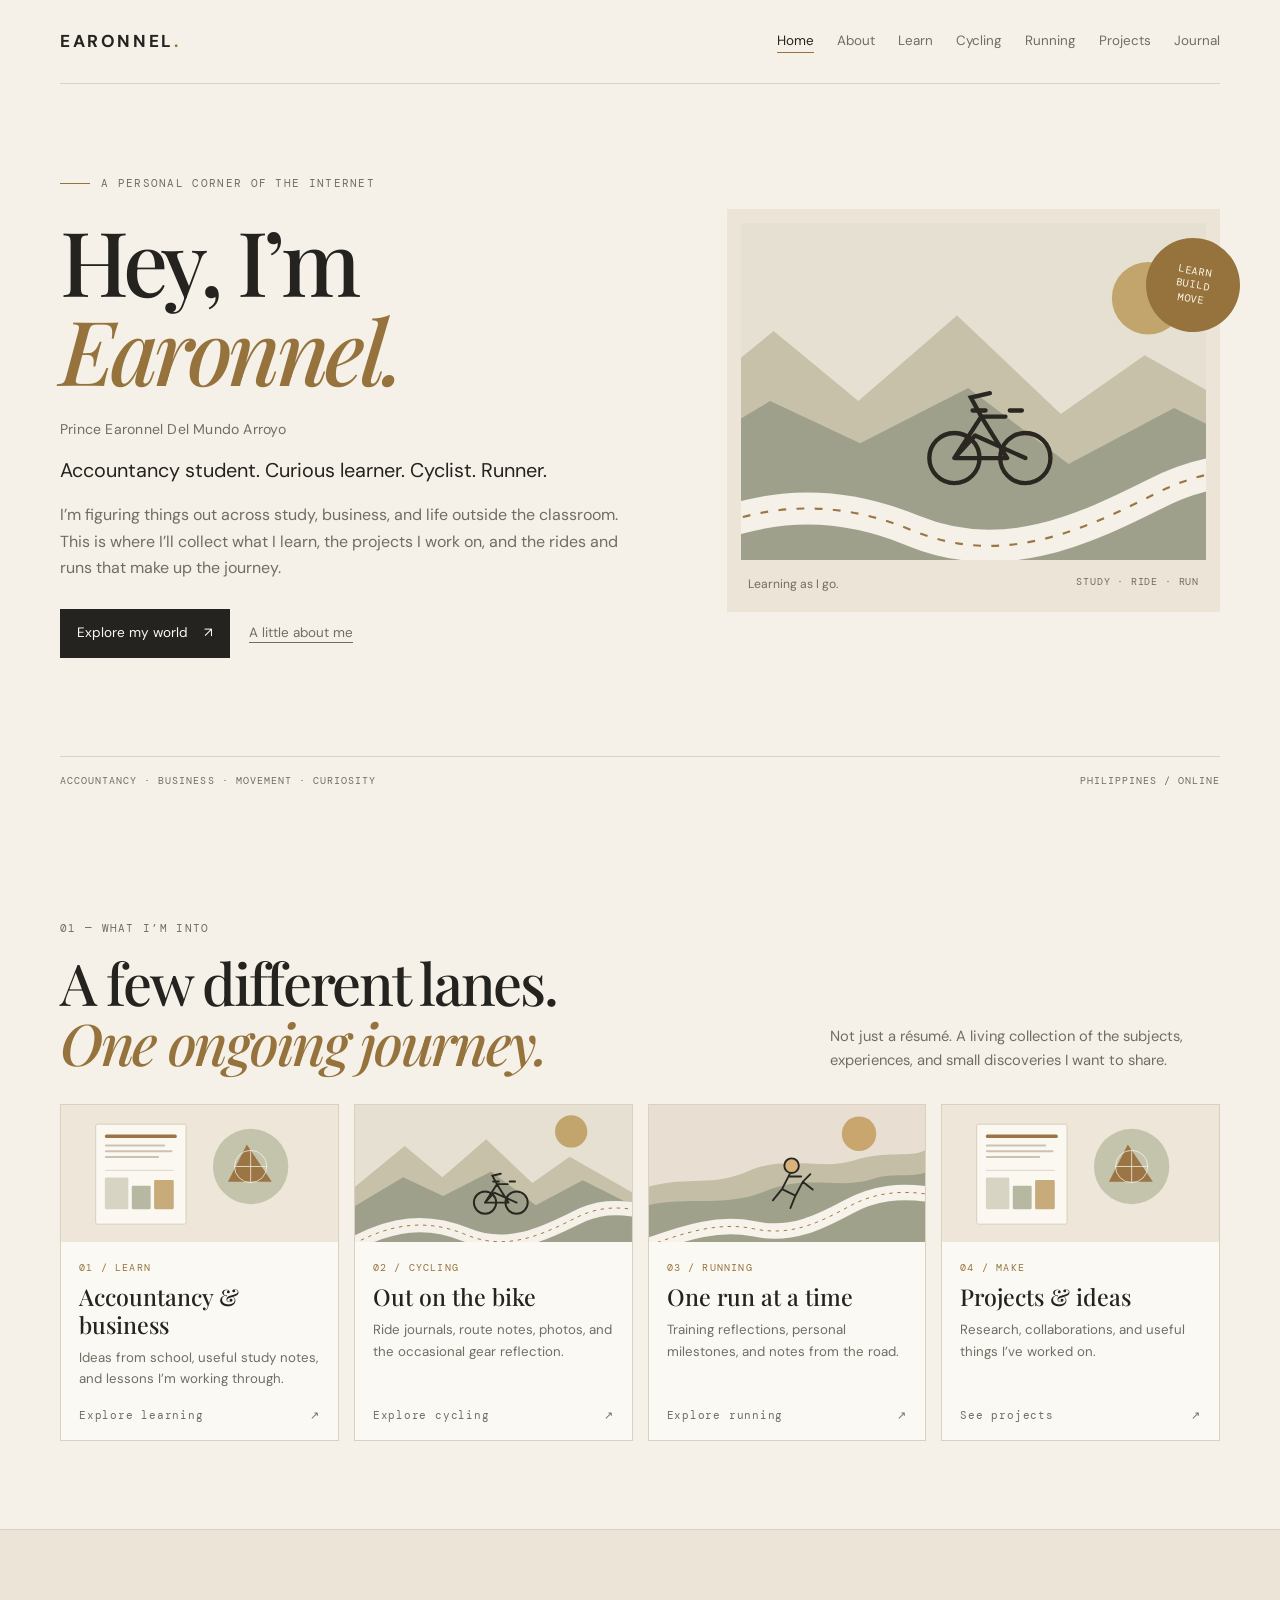
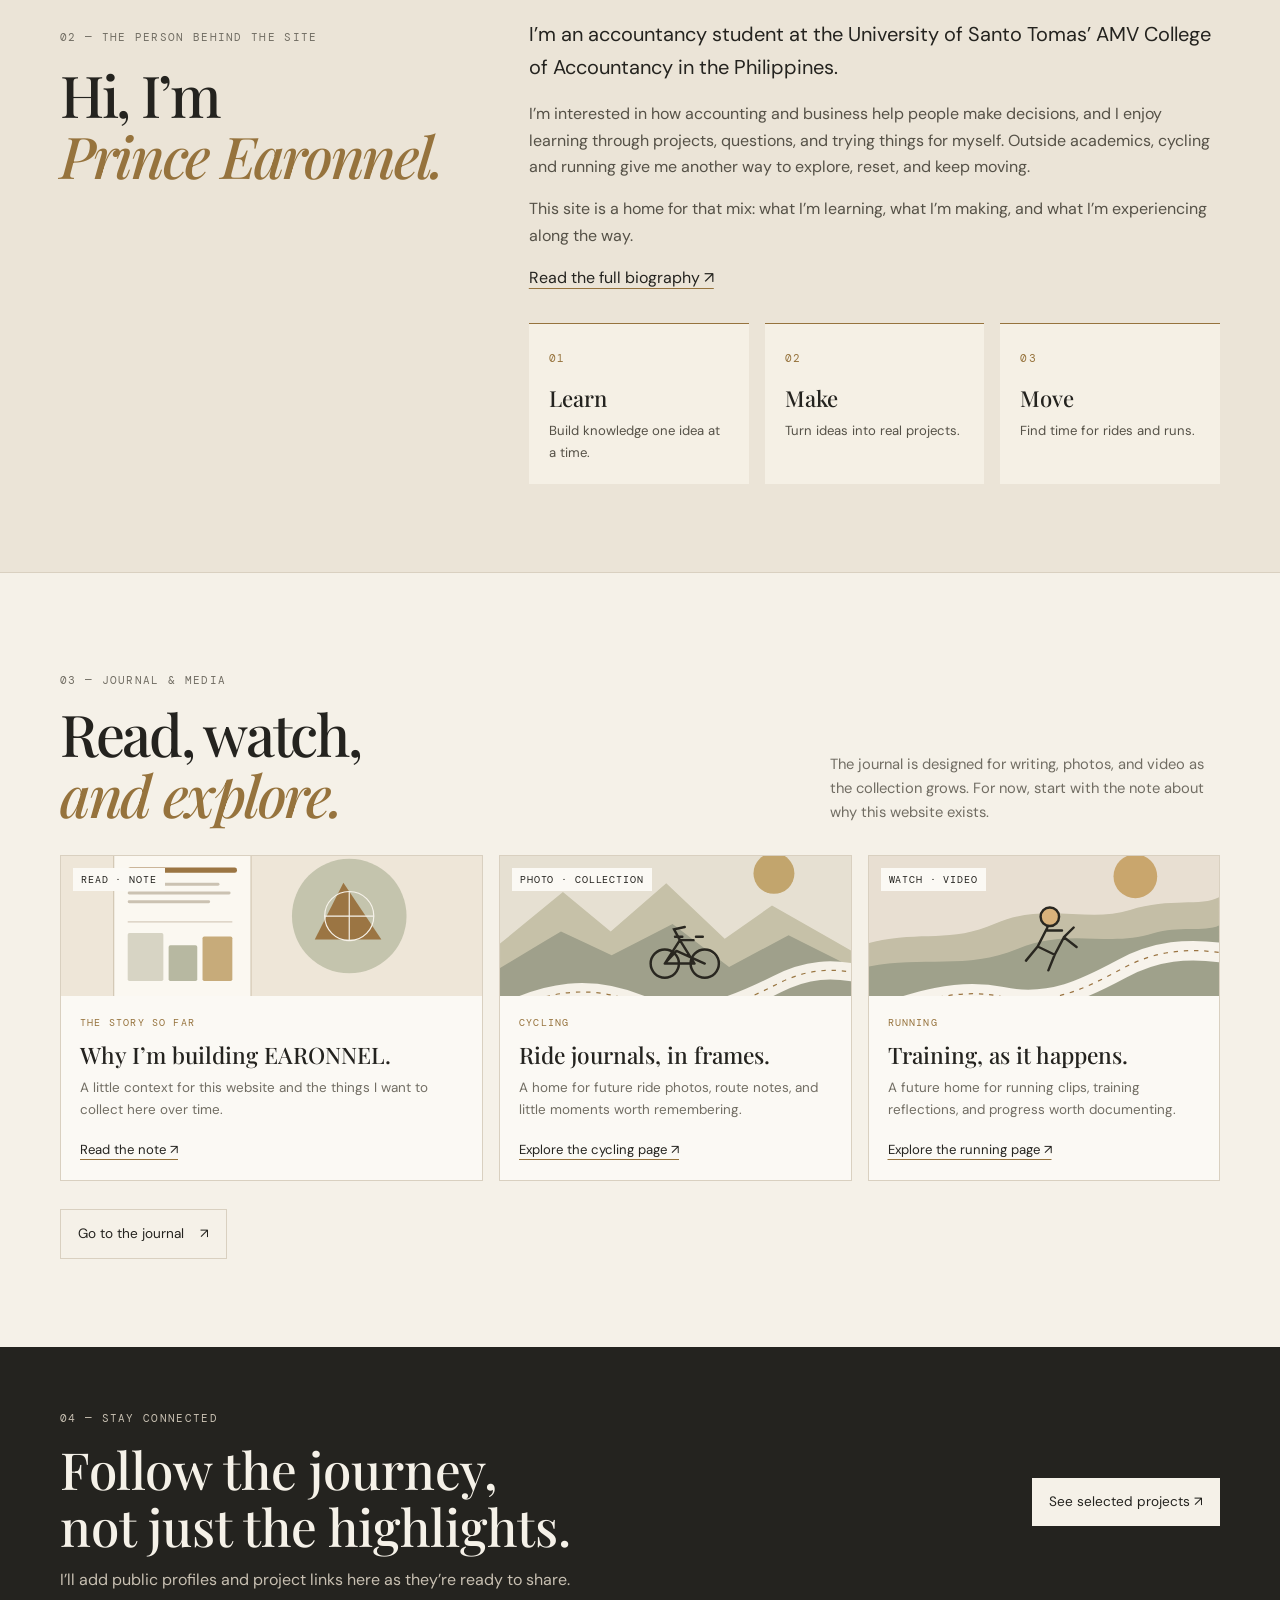
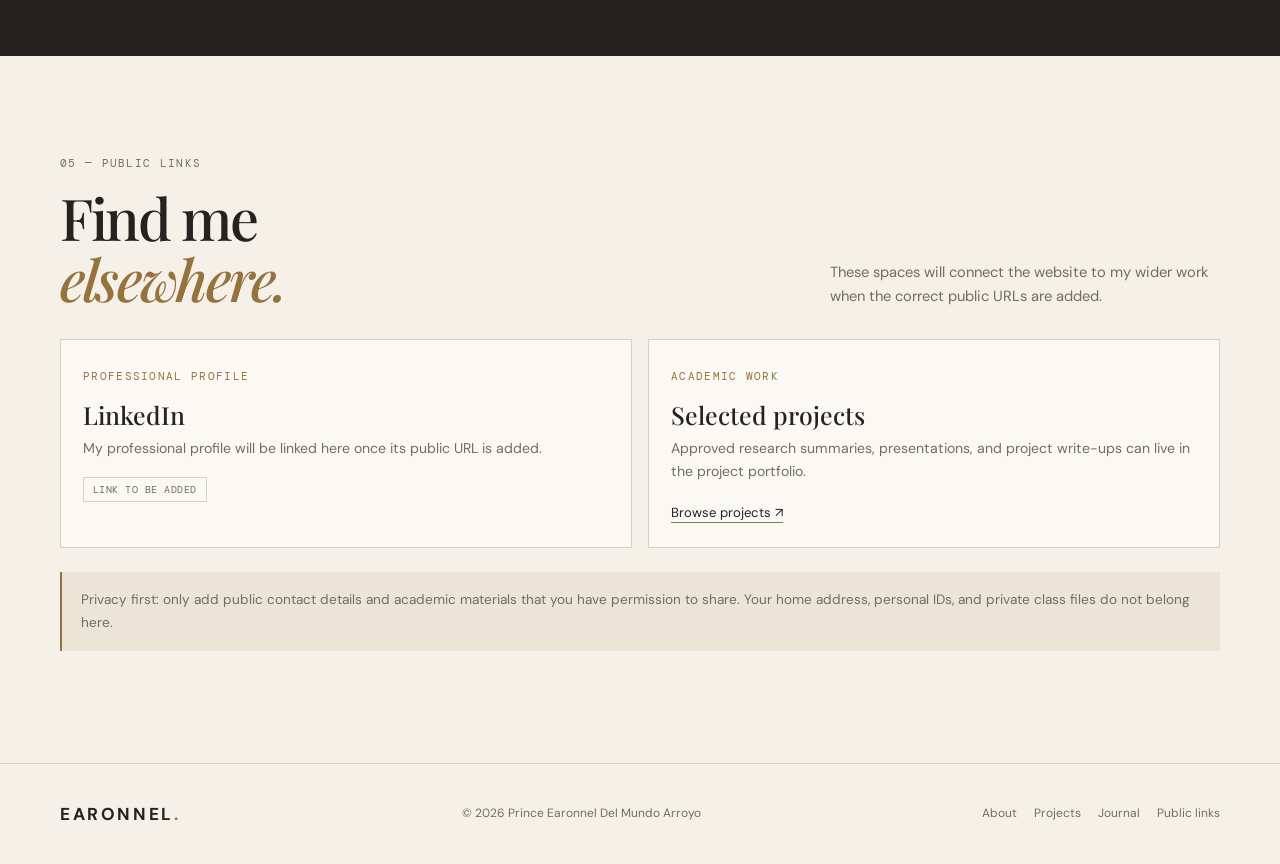
<file: index.html>
<!doctype html><html lang="en-PH"><head><meta charset="utf-8"><meta name="viewport" content="width=device-width,initial-scale=1"><meta name="description" content="Prince Earonnel Del Mundo Arroyo is an accountancy student and emerging business professional sharing ideas about learning, business, cycling, running, and personal projects."><meta name="robots" content="index,follow,max-image-preview:large"><meta name="theme-color" content="#f5f1e8"><title>Prince Earonnel Del Mundo Arroyo | EARONNEL.</title><meta property="og:type" content="website"><meta property="og:site_name" content="EARONNEL."><meta property="og:title" content="Prince Earonnel Del Mundo Arroyo | EARONNEL."><meta property="og:description" content="Prince Earonnel Del Mundo Arroyo is an accountancy student and emerging business professional sharing ideas about learning, business, cycling, running, and personal projects."><meta property="og:locale" content="en_PH"><link rel="icon" href="favicon.svg" type="image/svg+xml"><link rel="stylesheet" href="styles.css"><script type="application/ld+json">{"@context":"https://schema.org","@type":"WebSite","name":"EARONNEL.","alternateName":"Prince Earonnel Del Mundo Arroyo","description":"A personal website about accountancy, business, learning, cycling, running, and selected projects."}</script>
<script type="application/ld+json">{"@context":"https://schema.org","@type":"Person","name":"Prince Earonnel Del Mundo Arroyo","alternateName":["Prince Earonnel Arroyo","Prince Earonnel D. Arroyo"],"description":"Accountancy student and emerging business professional interested in business, learning, cycling, running, and academic projects.","affiliation":{"@type":"CollegeOrUniversity","name":"University of Santo Tomas, AMV College of Accountancy"},"knowsAbout":["Accountancy","Business","Financial literacy","Cycling","Running","Student projects"]}</script></head><body><a class="skip-link" href="#main">Skip to content</a><header class="site-header wrap"><a class="wordmark" href="index.html" aria-label="EARONNEL home">EARONNEL<span>.</span></a><button class="menu-toggle" aria-expanded="false" aria-controls="primary-nav">Menu</button><nav class="main-nav" id="primary-nav" aria-label="Main navigation"><a href="index.html" aria-current="page">Home</a><a href="about.html">About</a><a href="learn.html">Learn</a><a href="cycling.html">Cycling</a><a href="running.html">Running</a><a href="projects.html">Projects</a><a href="journal.html">Journal</a></nav></header><main id="main">
<section class="hero wrap" id="top"><div class="hero-copy"><p class="eyebrow"><span class="rule"></span> A PERSONAL CORNER OF THE INTERNET</p><h1>Hey, I’m<br><em>Earonnel.</em></h1><p class="full-name">Prince Earonnel Del Mundo Arroyo</p><p class="hero-lede">Accountancy student. Curious learner. Cyclist. Runner.</p><p>I’m figuring things out across study, business, and life outside the classroom. This is where I’ll collect what I learn, the projects I work on, and the rides and runs that make up the journey.</p><div class="actions"><a class="button button-dark" href="#explore">Explore my world <span aria-hidden="true">↗</span></a><a class="text-link" href="about.html">A little about me</a></div></div><div class="hero-art"><span class="art-stamp">LEARN<br>BUILD<br>MOVE</span><img src="assets/ride-landscape.svg" alt="Original illustration of a winding road through a quiet landscape, suggesting movement and exploration"><div class="art-caption"><span>Learning as I go.</span><span>STUDY · RIDE · RUN</span></div></div><div class="hero-bottom"><span>ACCOUNTANCY · BUSINESS · MOVEMENT · CURIOSITY</span><span>PHILIPPINES / ONLINE</span></div></section>
<section class="section wrap" id="explore"><div class="section-top"><div><p class="eyebrow">01 — WHAT I’M INTO</p><h2>A few different lanes.<br><em>One ongoing journey.</em></h2></div><p class="subtext">Not just a résumé. A living collection of the subjects, experiences, and small discoveries I want to share.</p></div><div class="topic-grid">
<a class="topic-card" href="learn.html"><div class="topic-visual"><img src="assets/learn-shapes.svg" alt="Abstract illustration of notes and geometric shapes"></div><div class="topic-content"><span class="meta">01 / LEARN</span><h3>Accountancy &amp; business</h3><p>Ideas from school, useful study notes, and lessons I’m working through.</p><span class="card-arrow"><span>Explore learning</span><span>↗</span></span></div></a>
<a class="topic-card" href="cycling.html"><div class="topic-visual"><img src="assets/ride-landscape.svg" alt="Illustration of a bicycle route through hills"></div><div class="topic-content"><span class="meta">02 / CYCLING</span><h3>Out on the bike</h3><p>Ride journals, route notes, photos, and the occasional gear reflection.</p><span class="card-arrow"><span>Explore cycling</span><span>↗</span></span></div></a>
<a class="topic-card" href="running.html"><div class="topic-visual"><img src="assets/run-landscape.svg" alt="Illustration of a winding running path through hills"></div><div class="topic-content"><span class="meta">03 / RUNNING</span><h3>One run at a time</h3><p>Training reflections, personal milestones, and notes from the road.</p><span class="card-arrow"><span>Explore running</span><span>↗</span></span></div></a>
<a class="topic-card" href="projects.html"><div class="topic-visual"><img src="assets/learn-shapes.svg" alt="Abstract illustration representing projects and ideas"></div><div class="topic-content"><span class="meta">04 / MAKE</span><h3>Projects &amp; ideas</h3><p>Research, collaborations, and useful things I’ve worked on.</p><span class="card-arrow"><span>See projects</span><span>↗</span></span></div></a>
</div></section>
<section class="about-band"><div class="section wrap about-grid"><div class="section-heading"><p class="eyebrow">02 — THE PERSON BEHIND THE SITE</p><h2>Hi, I’m<br><em>Prince Earonnel.</em></h2></div><div class="about-copy"><p class="intro">I’m an accountancy student at the University of Santo Tomas’ AMV College of Accountancy in the Philippines.</p><p>I’m interested in how accounting and business help people make decisions, and I enjoy learning through projects, questions, and trying things for myself. Outside academics, cycling and running give me another way to explore, reset, and keep moving.</p><p>This site is a home for that mix: what I’m learning, what I’m making, and what I’m experiencing along the way.</p><a class="simple-link" href="about.html">Read the full biography ↗</a><div class="feature-strip"><div class="feature"><span class="index">01</span><h3>Learn</h3><p>Build knowledge one idea at a time.</p></div><div class="feature"><span class="index">02</span><h3>Make</h3><p>Turn ideas into real projects.</p></div><div class="feature"><span class="index">03</span><h3>Move</h3><p>Find time for rides and runs.</p></div></div></div></div></section>
<section class="section wrap"><div class="section-top"><div><p class="eyebrow">03 — JOURNAL &amp; MEDIA</p><h2>Read, watch,<br><em>and explore.</em></h2></div><p class="subtext">The journal is designed for writing, photos, and video as the collection grows. For now, start with the note about why this website exists.</p></div><div class="journal-grid">
<article class="journal-card"><div class="journal-thumb"><img src="assets/learn-shapes.svg" alt="Abstract notes and shapes"><span class="format-pill">Read · Note</span></div><div class="journal-card-body"><span class="meta">THE STORY SO FAR</span><h3>Why I’m building EARONNEL.</h3><p>A little context for this website and the things I want to collect here over time.</p><a class="simple-link" href="journal/why-im-building-earonnel.html">Read the note ↗</a></div></article>
<article class="journal-card"><div class="journal-thumb"><img src="assets/ride-landscape.svg" alt="A road winding through hills"><span class="format-pill">Photo · Collection</span></div><div class="journal-card-body"><span class="meta">CYCLING</span><h3>Ride journals, in frames.</h3><p>A home for future ride photos, route notes, and little moments worth remembering.</p><a class="simple-link" href="cycling.html">Explore the cycling page ↗</a></div></article>
<article class="journal-card"><div class="journal-thumb"><img src="assets/run-landscape.svg" alt="A winding trail through hills"><span class="format-pill">Watch · Video</span></div><div class="journal-card-body"><span class="meta">RUNNING</span><h3>Training, as it happens.</h3><p>A future home for running clips, training reflections, and progress worth documenting.</p><a class="simple-link" href="running.html">Explore the running page ↗</a></div></article>
</div><div class="actions"><a class="button button-line" href="journal.html">Go to the journal <span aria-hidden="true">↗</span></a></div></section>
<section class="cta-band"><div class="wrap cta-inner"><div><p class="eyebrow">04 — STAY CONNECTED</p><h2>Follow the journey,<br>not just the highlights.</h2><p>I’ll add public profiles and project links here as they’re ready to share.</p></div><a class="button" href="projects.html">See selected projects ↗</a></div></section>
<section class="section wrap" id="contact"><div class="section-top"><div><p class="eyebrow">05 — PUBLIC LINKS</p><h2>Find me<br><em>elsewhere.</em></h2></div><p class="subtext">These spaces will connect the website to my wider work when the correct public URLs are added.</p></div><div class="content-cards"><div class="content-card"><span class="meta">PROFESSIONAL PROFILE</span><h3>LinkedIn</h3><p>My professional profile will be linked here once its public URL is added.</p><span class="tag">Link to be added</span></div><div class="content-card"><span class="meta">ACADEMIC WORK</span><h3>Selected projects</h3><p>Approved research summaries, presentations, and project write-ups can live in the project portfolio.</p><a class="simple-link" href="projects.html">Browse projects ↗</a></div></div><p class="note-box">Privacy first: only add public contact details and academic materials that you have permission to share. Your home address, personal IDs, and private class files do not belong here.</p></section>
</main><footer class="site-footer"><div class="wrap footer-inner"><a class="wordmark" href="index.html">EARONNEL<span>.</span></a><p class="footer-meta">© <span data-year>2026</span> Prince Earonnel Del Mundo Arroyo</p><div class="footer-links"><a href="about.html">About</a><a href="projects.html">Projects</a><a href="journal.html">Journal</a><a href="index.html#contact">Public links</a></div></div></footer><script src="script.js" defer></script></body></html>
</file>
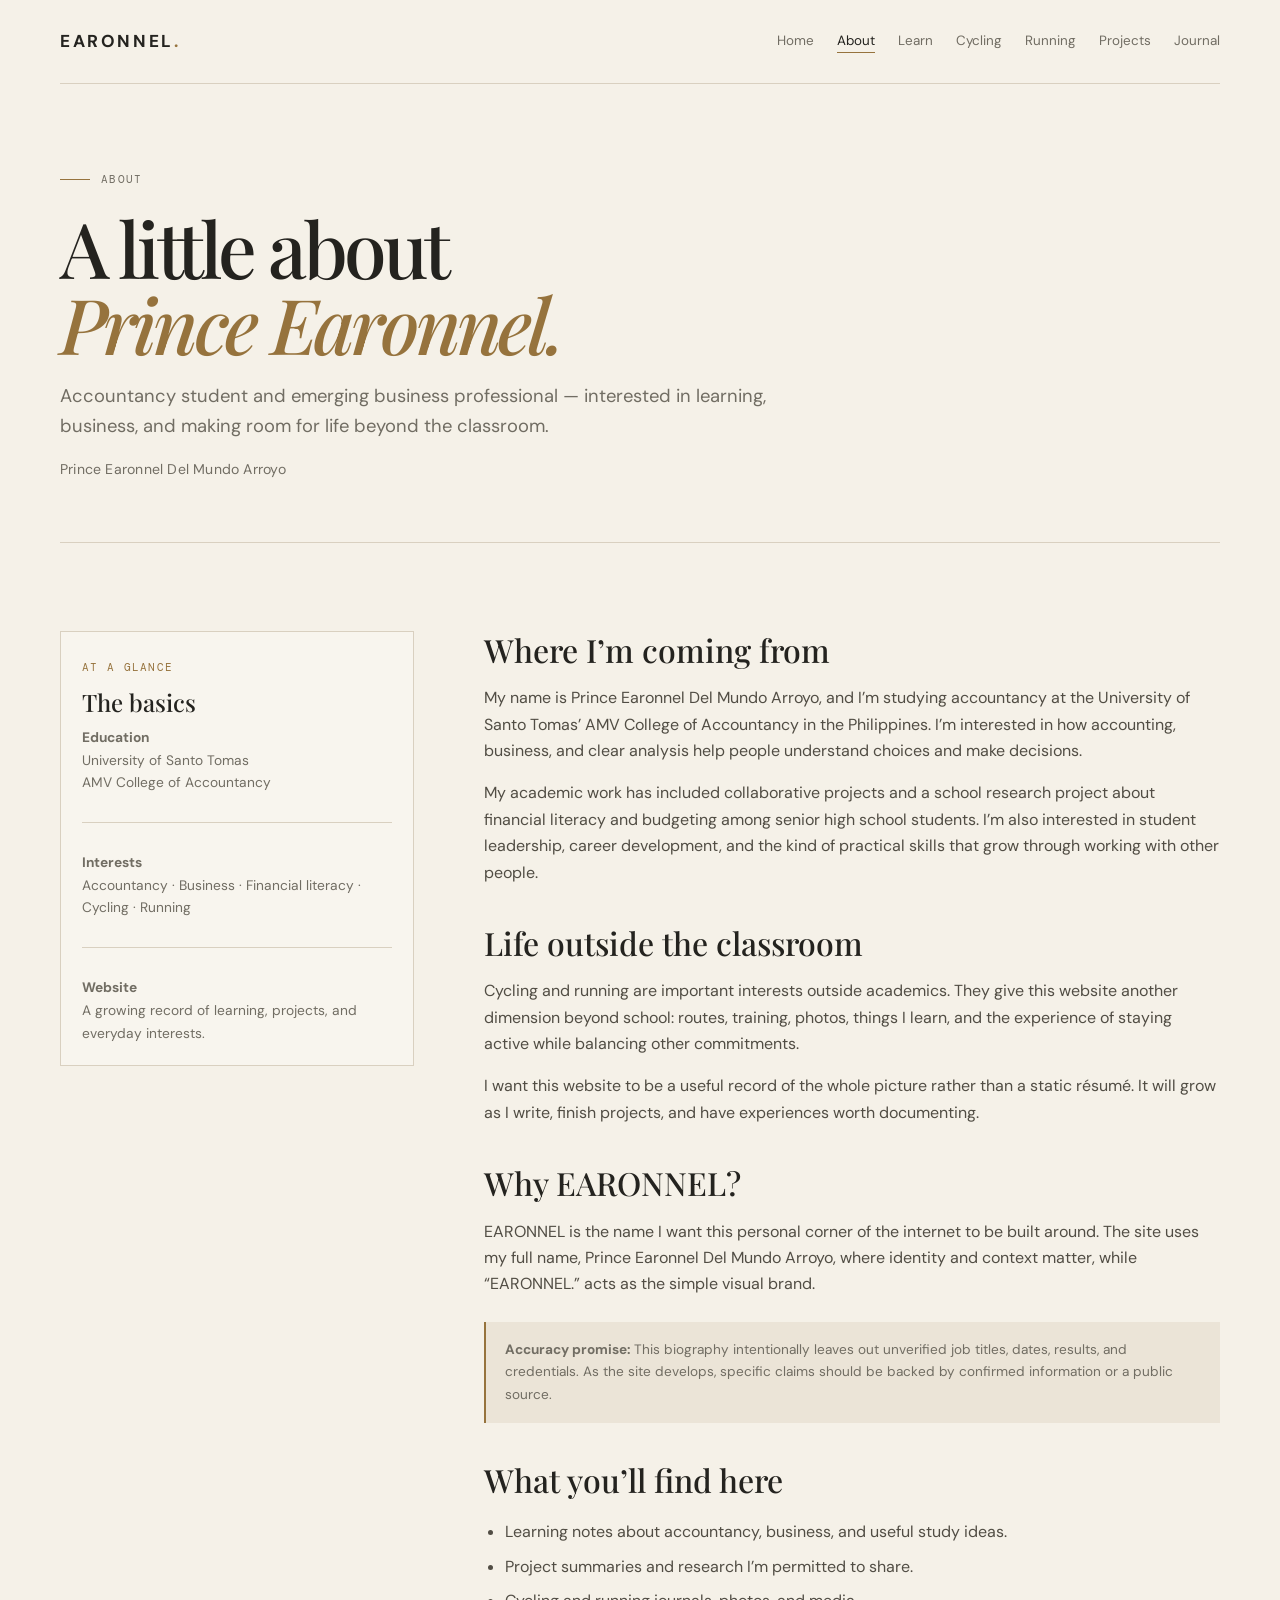
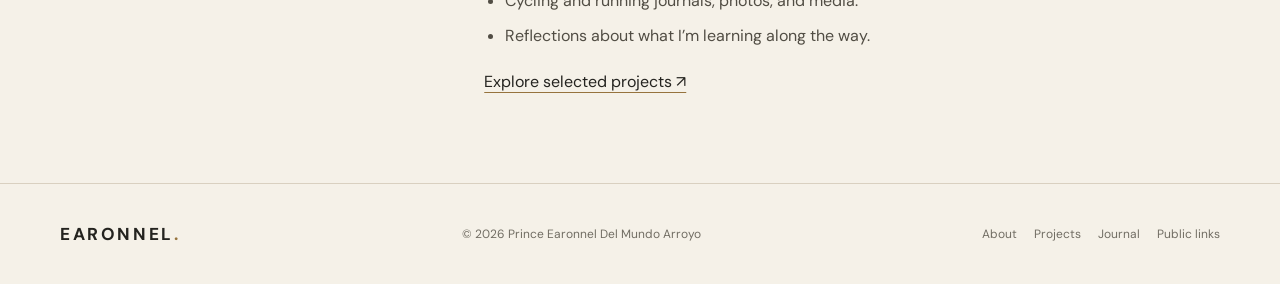
<file: about.html>
<!doctype html><html lang="en-PH"><head><meta charset="utf-8"><meta name="viewport" content="width=device-width,initial-scale=1"><meta name="description" content="Read about Prince Earonnel Del Mundo Arroyo, an accountancy student interested in business, financial literacy, student projects, cycling, and running."><meta name="robots" content="index,follow,max-image-preview:large"><meta name="theme-color" content="#f5f1e8"><title>About Prince Earonnel Del Mundo Arroyo | EARONNEL.</title><meta property="og:type" content="website"><meta property="og:site_name" content="EARONNEL."><meta property="og:title" content="About Prince Earonnel Del Mundo Arroyo | EARONNEL."><meta property="og:description" content="Read about Prince Earonnel Del Mundo Arroyo, an accountancy student interested in business, financial literacy, student projects, cycling, and running."><meta property="og:locale" content="en_PH"><link rel="icon" href="favicon.svg" type="image/svg+xml"><link rel="stylesheet" href="styles.css"><script type="application/ld+json">{"@context":"https://schema.org","@type":"WebSite","name":"EARONNEL.","alternateName":"Prince Earonnel Del Mundo Arroyo","description":"A personal website about accountancy, business, learning, cycling, running, and selected projects."}</script>
<script type="application/ld+json">{"@context":"https://schema.org","@type":"Person","name":"Prince Earonnel Del Mundo Arroyo","alternateName":["Prince Earonnel Arroyo","Prince Earonnel D. Arroyo"],"description":"Accountancy student and emerging business professional interested in business, learning, cycling, running, and academic projects.","affiliation":{"@type":"CollegeOrUniversity","name":"University of Santo Tomas, AMV College of Accountancy"},"knowsAbout":["Accountancy","Business","Financial literacy","Cycling","Running","Student projects"]}</script></head><body><a class="skip-link" href="#main">Skip to content</a><header class="site-header wrap"><a class="wordmark" href="index.html" aria-label="EARONNEL home">EARONNEL<span>.</span></a><button class="menu-toggle" aria-expanded="false" aria-controls="primary-nav">Menu</button><nav class="main-nav" id="primary-nav" aria-label="Main navigation"><a href="index.html">Home</a><a href="about.html" aria-current="page">About</a><a href="learn.html">Learn</a><a href="cycling.html">Cycling</a><a href="running.html">Running</a><a href="projects.html">Projects</a><a href="journal.html">Journal</a></nav></header><main id="main"><section class="page-hero wrap"><p class="eyebrow"><span class="rule"></span> ABOUT</p><h1>A little about<br><em>Prince Earonnel.</em></h1><p class="lede">Accountancy student and emerging business professional — interested in learning, business, and making room for life beyond the classroom.</p><p class="full-name">Prince Earonnel Del Mundo Arroyo</p></section><section class="section wrap content-layout"><aside class="side-note"><span class="meta">AT A GLANCE</span><h3>The basics</h3><p><strong>Education</strong><br>University of Santo Tomas<br>AMV College of Accountancy</p><div class="divider"></div><p><strong>Interests</strong><br>Accountancy · Business · Financial literacy · Cycling · Running</p><div class="divider"></div><p><strong>Website</strong><br>A growing record of learning, projects, and everyday interests.</p></aside><div class="prose"><h2>Where I’m coming from</h2><p>My name is Prince Earonnel Del Mundo Arroyo, and I’m studying accountancy at the University of Santo Tomas’ AMV College of Accountancy in the Philippines. I’m interested in how accounting, business, and clear analysis help people understand choices and make decisions.</p><p>My academic work has included collaborative projects and a school research project about financial literacy and budgeting among senior high school students. I’m also interested in student leadership, career development, and the kind of practical skills that grow through working with other people.</p><h2>Life outside the classroom</h2><p>Cycling and running are important interests outside academics. They give this website another dimension beyond school: routes, training, photos, things I learn, and the experience of staying active while balancing other commitments.</p><p>I want this website to be a useful record of the whole picture rather than a static résumé. It will grow as I write, finish projects, and have experiences worth documenting.</p><h2>Why EARONNEL?</h2><p>EARONNEL is the name I want this personal corner of the internet to be built around. The site uses my full name, Prince Earonnel Del Mundo Arroyo, where identity and context matter, while “EARONNEL.” acts as the simple visual brand.</p><div class="note-box"><strong>Accuracy promise:</strong> This biography intentionally leaves out unverified job titles, dates, results, and credentials. As the site develops, specific claims should be backed by confirmed information or a public source.</div><h2>What you’ll find here</h2><ul><li>Learning notes about accountancy, business, and useful study ideas.</li><li>Project summaries and research I’m permitted to share.</li><li>Cycling and running journals, photos, and media.</li><li>Reflections about what I’m learning along the way.</li></ul><a class="simple-link" href="projects.html">Explore selected projects ↗</a></div></section></main><footer class="site-footer"><div class="wrap footer-inner"><a class="wordmark" href="index.html">EARONNEL<span>.</span></a><p class="footer-meta">© <span data-year>2026</span> Prince Earonnel Del Mundo Arroyo</p><div class="footer-links"><a href="about.html">About</a><a href="projects.html">Projects</a><a href="journal.html">Journal</a><a href="index.html#contact">Public links</a></div></div></footer><script src="script.js" defer></script></body></html>
</file>
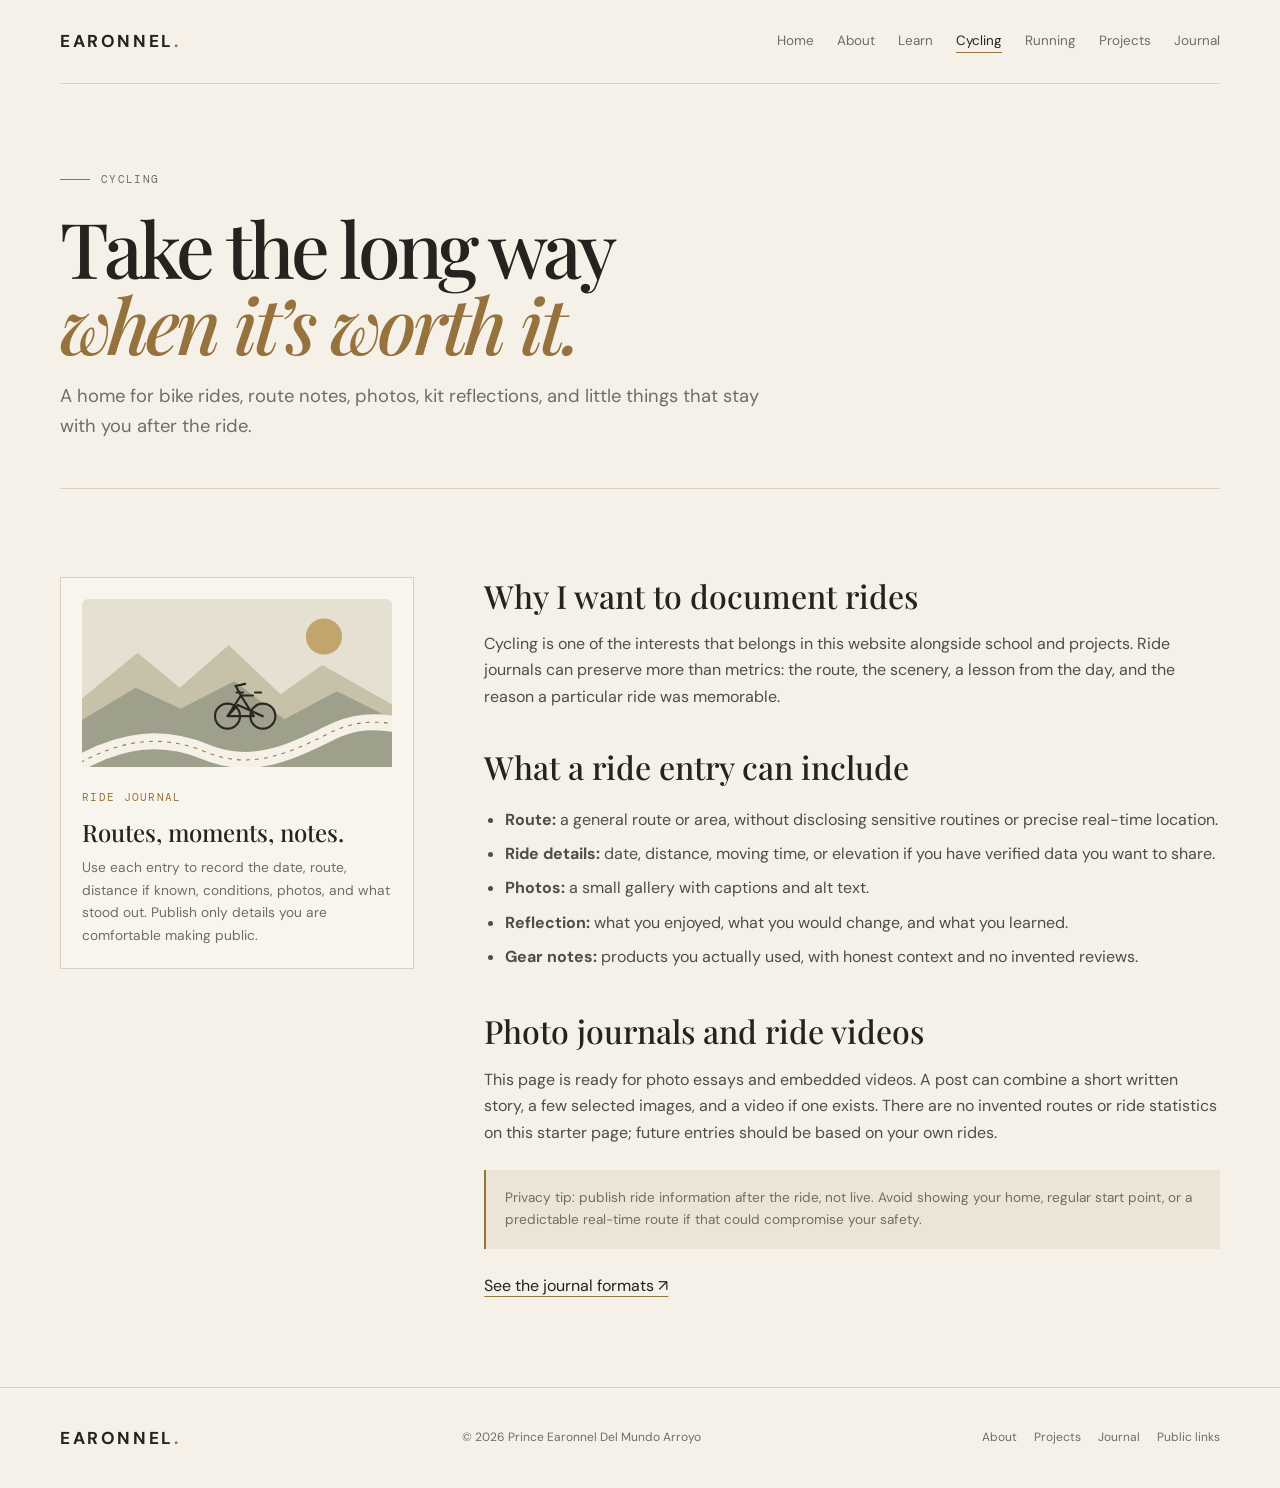
<file: cycling.html>
<!doctype html><html lang="en-PH"><head><meta charset="utf-8"><meta name="viewport" content="width=device-width,initial-scale=1"><meta name="description" content="Cycling page by Prince Earonnel Del Mundo Arroyo for ride journals, route notes, photos, videos, and cycling reflections."><meta name="robots" content="index,follow,max-image-preview:large"><meta name="theme-color" content="#f5f1e8"><title>Cycling Journal | Prince Earonnel Del Mundo Arroyo</title><meta property="og:type" content="website"><meta property="og:site_name" content="EARONNEL."><meta property="og:title" content="Cycling Journal | Prince Earonnel Del Mundo Arroyo"><meta property="og:description" content="Cycling page by Prince Earonnel Del Mundo Arroyo for ride journals, route notes, photos, videos, and cycling reflections."><meta property="og:locale" content="en_PH"><link rel="icon" href="favicon.svg" type="image/svg+xml"><link rel="stylesheet" href="styles.css"><script type="application/ld+json">{"@context":"https://schema.org","@type":"WebSite","name":"EARONNEL.","alternateName":"Prince Earonnel Del Mundo Arroyo","description":"A personal website about accountancy, business, learning, cycling, running, and selected projects."}</script>
<script type="application/ld+json">{"@context":"https://schema.org","@type":"Person","name":"Prince Earonnel Del Mundo Arroyo","alternateName":["Prince Earonnel Arroyo","Prince Earonnel D. Arroyo"],"description":"Accountancy student and emerging business professional interested in business, learning, cycling, running, and academic projects.","affiliation":{"@type":"CollegeOrUniversity","name":"University of Santo Tomas, AMV College of Accountancy"},"knowsAbout":["Accountancy","Business","Financial literacy","Cycling","Running","Student projects"]}</script></head><body><a class="skip-link" href="#main">Skip to content</a><header class="site-header wrap"><a class="wordmark" href="index.html" aria-label="EARONNEL home">EARONNEL<span>.</span></a><button class="menu-toggle" aria-expanded="false" aria-controls="primary-nav">Menu</button><nav class="main-nav" id="primary-nav" aria-label="Main navigation"><a href="index.html">Home</a><a href="about.html">About</a><a href="learn.html">Learn</a><a href="cycling.html" aria-current="page">Cycling</a><a href="running.html">Running</a><a href="projects.html">Projects</a><a href="journal.html">Journal</a></nav></header><main id="main"><section class="page-hero wrap"><p class="eyebrow"><span class="rule"></span> CYCLING</p><h1>Take the long way<br><em>when it’s worth it.</em></h1><p class="lede">A home for bike rides, route notes, photos, kit reflections, and little things that stay with you after the ride.</p></section><section class="section wrap content-layout"><aside class="side-note"><img src="assets/ride-landscape.svg" alt="Illustration of a winding cycling route through hills" style="width:100%;margin-bottom:16px"><span class="meta">RIDE JOURNAL</span><h3>Routes, moments, notes.</h3><p>Use each entry to record the date, route, distance if known, conditions, photos, and what stood out. Publish only details you are comfortable making public.</p></aside><div class="prose"><h2>Why I want to document rides</h2><p>Cycling is one of the interests that belongs in this website alongside school and projects. Ride journals can preserve more than metrics: the route, the scenery, a lesson from the day, and the reason a particular ride was memorable.</p><h2>What a ride entry can include</h2><ul><li><strong>Route:</strong> a general route or area, without disclosing sensitive routines or precise real-time location.</li><li><strong>Ride details:</strong> date, distance, moving time, or elevation if you have verified data you want to share.</li><li><strong>Photos:</strong> a small gallery with captions and alt text.</li><li><strong>Reflection:</strong> what you enjoyed, what you would change, and what you learned.</li><li><strong>Gear notes:</strong> products you actually used, with honest context and no invented reviews.</li></ul><h2>Photo journals and ride videos</h2><p>This page is ready for photo essays and embedded videos. A post can combine a short written story, a few selected images, and a video if one exists. There are no invented routes or ride statistics on this starter page; future entries should be based on your own rides.</p><div class="note-box">Privacy tip: publish ride information after the ride, not live. Avoid showing your home, regular start point, or a predictable real-time route if that could compromise your safety.</div><a class="simple-link" href="journal.html">See the journal formats ↗</a></div></section></main><footer class="site-footer"><div class="wrap footer-inner"><a class="wordmark" href="index.html">EARONNEL<span>.</span></a><p class="footer-meta">© <span data-year>2026</span> Prince Earonnel Del Mundo Arroyo</p><div class="footer-links"><a href="about.html">About</a><a href="projects.html">Projects</a><a href="journal.html">Journal</a><a href="index.html#contact">Public links</a></div></div></footer><script src="script.js" defer></script></body></html>
</file>
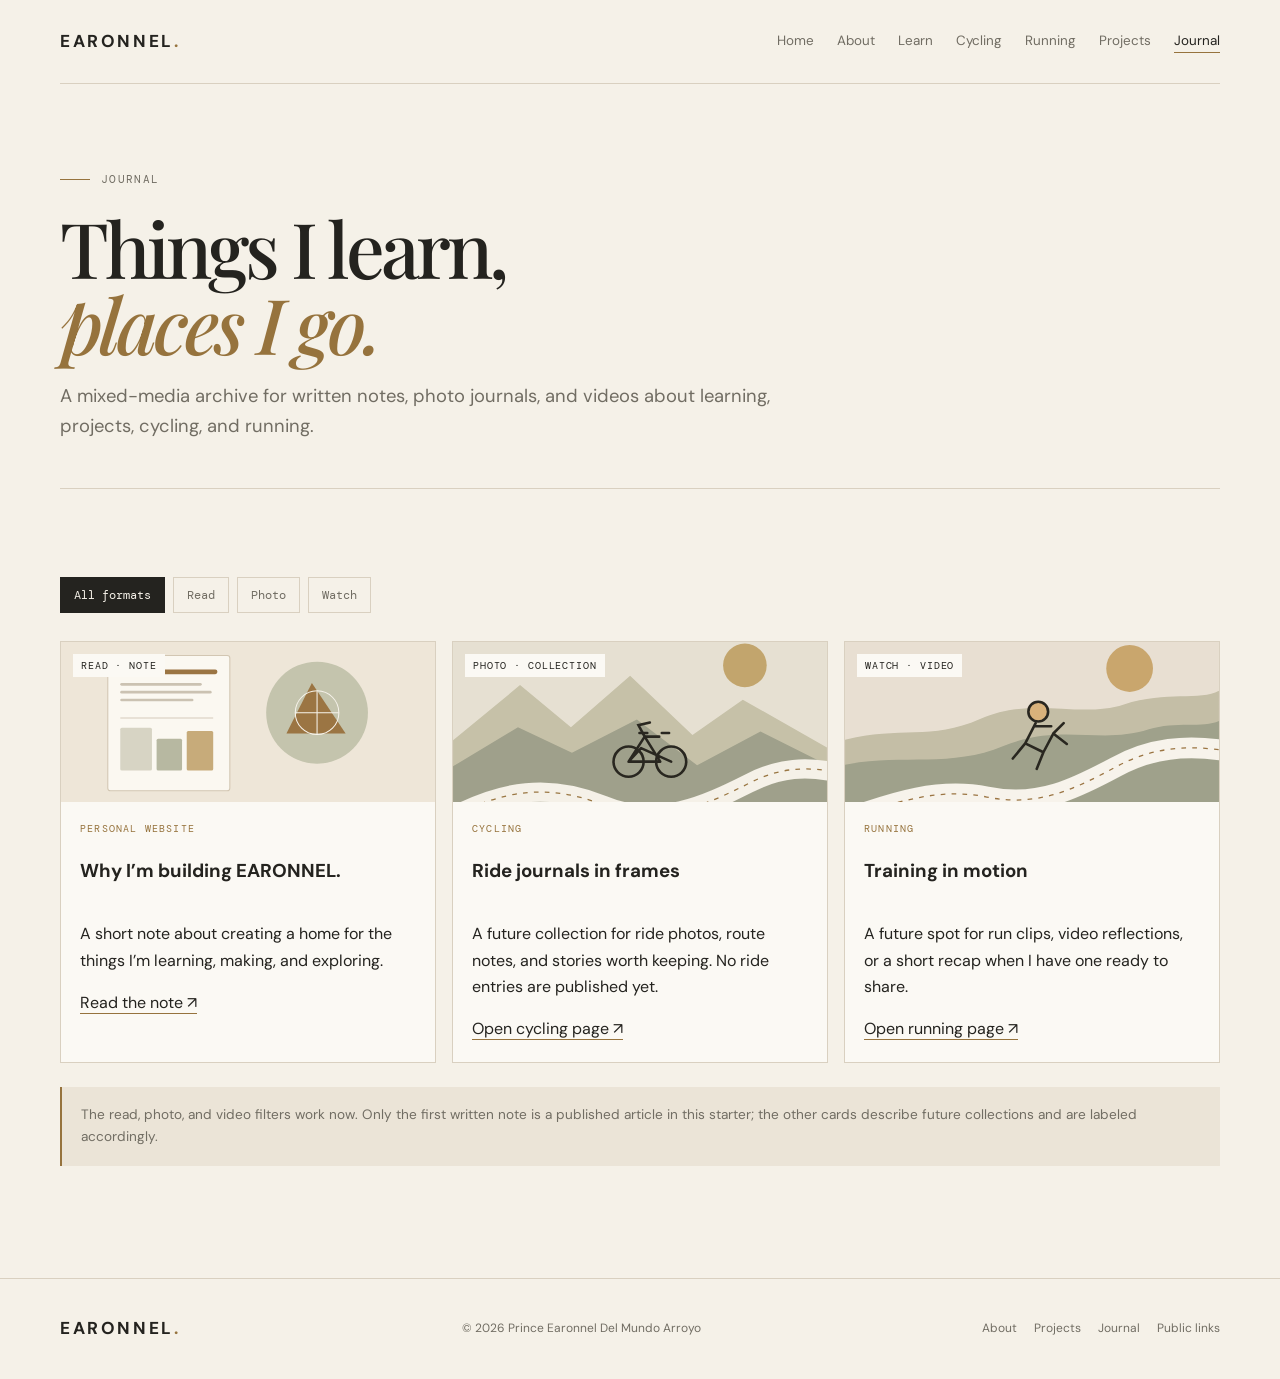
<file: journal.html>
<!doctype html><html lang="en-PH"><head><meta charset="utf-8"><meta name="viewport" content="width=device-width,initial-scale=1"><meta name="description" content="Read notes and discover future photo journals and video collections by Prince Earonnel Del Mundo Arroyo."><meta name="robots" content="index,follow,max-image-preview:large"><meta name="theme-color" content="#f5f1e8"><title>Journal | EARONNEL.</title><meta property="og:type" content="website"><meta property="og:site_name" content="EARONNEL."><meta property="og:title" content="Journal | EARONNEL."><meta property="og:description" content="Read notes and discover future photo journals and video collections by Prince Earonnel Del Mundo Arroyo."><meta property="og:locale" content="en_PH"><link rel="icon" href="favicon.svg" type="image/svg+xml"><link rel="stylesheet" href="styles.css"><script type="application/ld+json">{"@context":"https://schema.org","@type":"WebSite","name":"EARONNEL.","alternateName":"Prince Earonnel Del Mundo Arroyo","description":"A personal website about accountancy, business, learning, cycling, running, and selected projects."}</script>
<script type="application/ld+json">{"@context":"https://schema.org","@type":"Person","name":"Prince Earonnel Del Mundo Arroyo","alternateName":["Prince Earonnel Arroyo","Prince Earonnel D. Arroyo"],"description":"Accountancy student and emerging business professional interested in business, learning, cycling, running, and academic projects.","affiliation":{"@type":"CollegeOrUniversity","name":"University of Santo Tomas, AMV College of Accountancy"},"knowsAbout":["Accountancy","Business","Financial literacy","Cycling","Running","Student projects"]}</script></head><body><a class="skip-link" href="#main">Skip to content</a><header class="site-header wrap"><a class="wordmark" href="index.html" aria-label="EARONNEL home">EARONNEL<span>.</span></a><button class="menu-toggle" aria-expanded="false" aria-controls="primary-nav">Menu</button><nav class="main-nav" id="primary-nav" aria-label="Main navigation"><a href="index.html">Home</a><a href="about.html">About</a><a href="learn.html">Learn</a><a href="cycling.html">Cycling</a><a href="running.html">Running</a><a href="projects.html">Projects</a><a href="journal.html" aria-current="page">Journal</a></nav></header><main id="main"><section class="page-hero wrap"><p class="eyebrow"><span class="rule"></span> JOURNAL</p><h1>Things I learn,<br><em>places I go.</em></h1><p class="lede">A mixed-media archive for written notes, photo journals, and videos about learning, projects, cycling, and running.</p></section><section class="section wrap"><div class="filter-row" aria-label="Filter journal entries"><button class="filter-btn" data-filter="all" aria-pressed="true">All formats</button><button class="filter-btn" data-filter="writing" aria-pressed="false">Read</button><button class="filter-btn" data-filter="photo" aria-pressed="false">Photo</button><button class="filter-btn" data-filter="video" aria-pressed="false">Watch</button></div><div class="journal-index-grid">
<article class="journal-index-card" data-format="writing"><div class="journal-thumb"><img src="assets/learn-shapes.svg" alt="Abstract note page and geometric illustration"><span class="format-pill">Read · Note</span></div><div class="journal-card-body"><span class="meta">PERSONAL WEBSITE</span><h3>Why I’m building EARONNEL.</h3><p>A short note about creating a home for the things I’m learning, making, and exploring.</p><a class="simple-link" href="journal/why-im-building-earonnel.html">Read the note ↗</a></div></article>
<article class="journal-index-card" data-format="photo"><div class="journal-thumb"><img src="assets/ride-landscape.svg" alt="Original illustration of a road through rolling hills"><span class="format-pill">Photo · Collection</span></div><div class="journal-card-body"><span class="meta">CYCLING</span><h3>Ride journals in frames</h3><p>A future collection for ride photos, route notes, and stories worth keeping. No ride entries are published yet.</p><a class="simple-link" href="cycling.html">Open cycling page ↗</a></div></article>
<article class="journal-index-card" data-format="video"><div class="journal-thumb"><img src="assets/run-landscape.svg" alt="Original illustration of a runner on a winding path"><span class="format-pill">Watch · Video</span></div><div class="journal-card-body"><span class="meta">RUNNING</span><h3>Training in motion</h3><p>A future spot for run clips, video reflections, or a short recap when I have one ready to share.</p><a class="simple-link" href="running.html">Open running page ↗</a></div></article>
</div><div class="note-box">The read, photo, and video filters work now. Only the first written note is a published article in this starter; the other cards describe future collections and are labeled accordingly.</div></section></main><footer class="site-footer"><div class="wrap footer-inner"><a class="wordmark" href="index.html">EARONNEL<span>.</span></a><p class="footer-meta">© <span data-year>2026</span> Prince Earonnel Del Mundo Arroyo</p><div class="footer-links"><a href="about.html">About</a><a href="projects.html">Projects</a><a href="journal.html">Journal</a><a href="index.html#contact">Public links</a></div></div></footer><script src="script.js" defer></script></body></html>
</file>
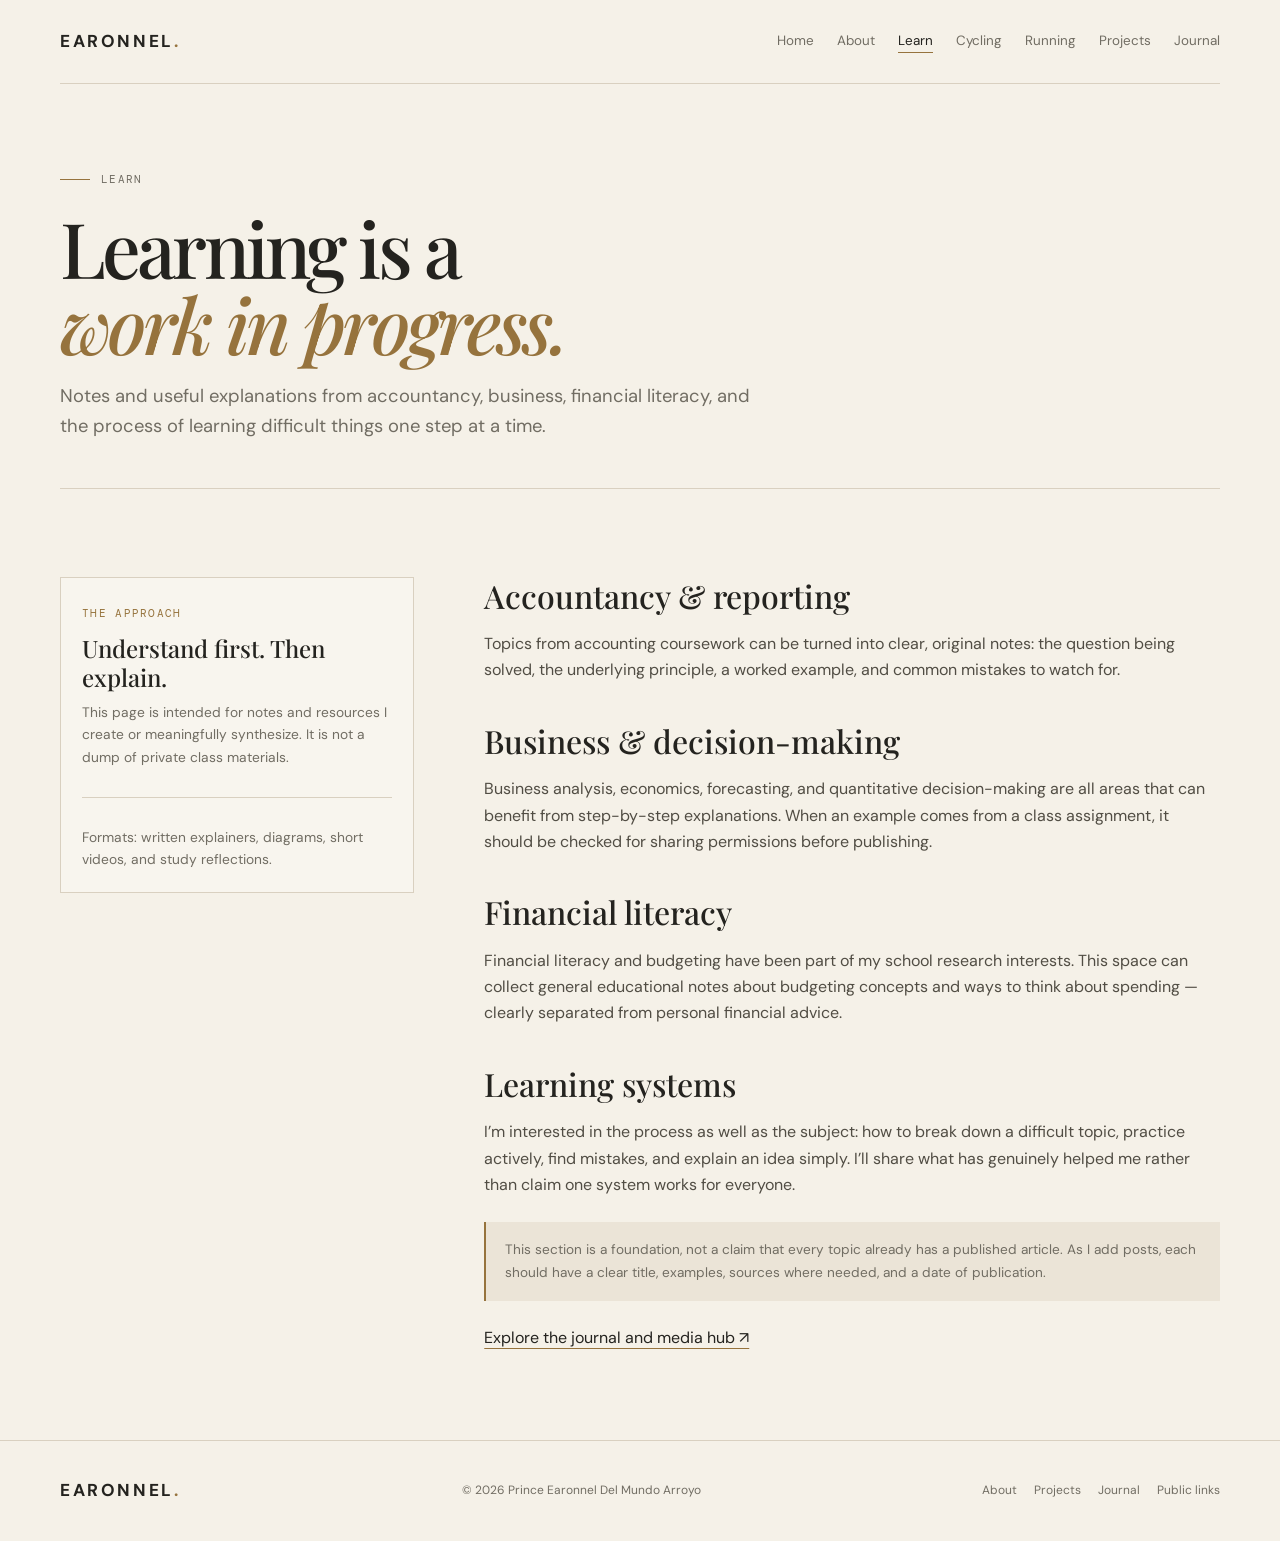
<file: learn.html>
<!doctype html><html lang="en-PH"><head><meta charset="utf-8"><meta name="viewport" content="width=device-width,initial-scale=1"><meta name="description" content="Original study notes and reflections by Prince Earonnel Del Mundo Arroyo on accountancy, business, financial literacy, and learning."><meta name="robots" content="index,follow,max-image-preview:large"><meta name="theme-color" content="#f5f1e8"><title>Learning Notes | EARONNEL.</title><meta property="og:type" content="website"><meta property="og:site_name" content="EARONNEL."><meta property="og:title" content="Learning Notes | EARONNEL."><meta property="og:description" content="Original study notes and reflections by Prince Earonnel Del Mundo Arroyo on accountancy, business, financial literacy, and learning."><meta property="og:locale" content="en_PH"><link rel="icon" href="favicon.svg" type="image/svg+xml"><link rel="stylesheet" href="styles.css"><script type="application/ld+json">{"@context":"https://schema.org","@type":"WebSite","name":"EARONNEL.","alternateName":"Prince Earonnel Del Mundo Arroyo","description":"A personal website about accountancy, business, learning, cycling, running, and selected projects."}</script>
<script type="application/ld+json">{"@context":"https://schema.org","@type":"Person","name":"Prince Earonnel Del Mundo Arroyo","alternateName":["Prince Earonnel Arroyo","Prince Earonnel D. Arroyo"],"description":"Accountancy student and emerging business professional interested in business, learning, cycling, running, and academic projects.","affiliation":{"@type":"CollegeOrUniversity","name":"University of Santo Tomas, AMV College of Accountancy"},"knowsAbout":["Accountancy","Business","Financial literacy","Cycling","Running","Student projects"]}</script></head><body><a class="skip-link" href="#main">Skip to content</a><header class="site-header wrap"><a class="wordmark" href="index.html" aria-label="EARONNEL home">EARONNEL<span>.</span></a><button class="menu-toggle" aria-expanded="false" aria-controls="primary-nav">Menu</button><nav class="main-nav" id="primary-nav" aria-label="Main navigation"><a href="index.html">Home</a><a href="about.html">About</a><a href="learn.html" aria-current="page">Learn</a><a href="cycling.html">Cycling</a><a href="running.html">Running</a><a href="projects.html">Projects</a><a href="journal.html">Journal</a></nav></header><main id="main"><section class="page-hero wrap"><p class="eyebrow"><span class="rule"></span> LEARN</p><h1>Learning is a<br><em>work in progress.</em></h1><p class="lede">Notes and useful explanations from accountancy, business, financial literacy, and the process of learning difficult things one step at a time.</p></section><section class="section wrap content-layout"><aside class="side-note"><span class="meta">THE APPROACH</span><h3>Understand first. Then explain.</h3><p>This page is intended for notes and resources I create or meaningfully synthesize. It is not a dump of private class materials.</p><div class="divider"></div><p>Formats: written explainers, diagrams, short videos, and study reflections.</p></aside><div class="prose"><h2>Accountancy &amp; reporting</h2><p>Topics from accounting coursework can be turned into clear, original notes: the question being solved, the underlying principle, a worked example, and common mistakes to watch for.</p><h2>Business &amp; decision-making</h2><p>Business analysis, economics, forecasting, and quantitative decision-making are all areas that can benefit from step-by-step explanations. When an example comes from a class assignment, it should be checked for sharing permissions before publishing.</p><h2>Financial literacy</h2><p>Financial literacy and budgeting have been part of my school research interests. This space can collect general educational notes about budgeting concepts and ways to think about spending — clearly separated from personal financial advice.</p><h2>Learning systems</h2><p>I’m interested in the process as well as the subject: how to break down a difficult topic, practice actively, find mistakes, and explain an idea simply. I’ll share what has genuinely helped me rather than claim one system works for everyone.</p><div class="note-box">This section is a foundation, not a claim that every topic already has a published article. As I add posts, each should have a clear title, examples, sources where needed, and a date of publication.</div><a class="simple-link" href="journal.html">Explore the journal and media hub ↗</a></div></section></main><footer class="site-footer"><div class="wrap footer-inner"><a class="wordmark" href="index.html">EARONNEL<span>.</span></a><p class="footer-meta">© <span data-year>2026</span> Prince Earonnel Del Mundo Arroyo</p><div class="footer-links"><a href="about.html">About</a><a href="projects.html">Projects</a><a href="journal.html">Journal</a><a href="index.html#contact">Public links</a></div></div></footer><script src="script.js" defer></script></body></html>
</file>
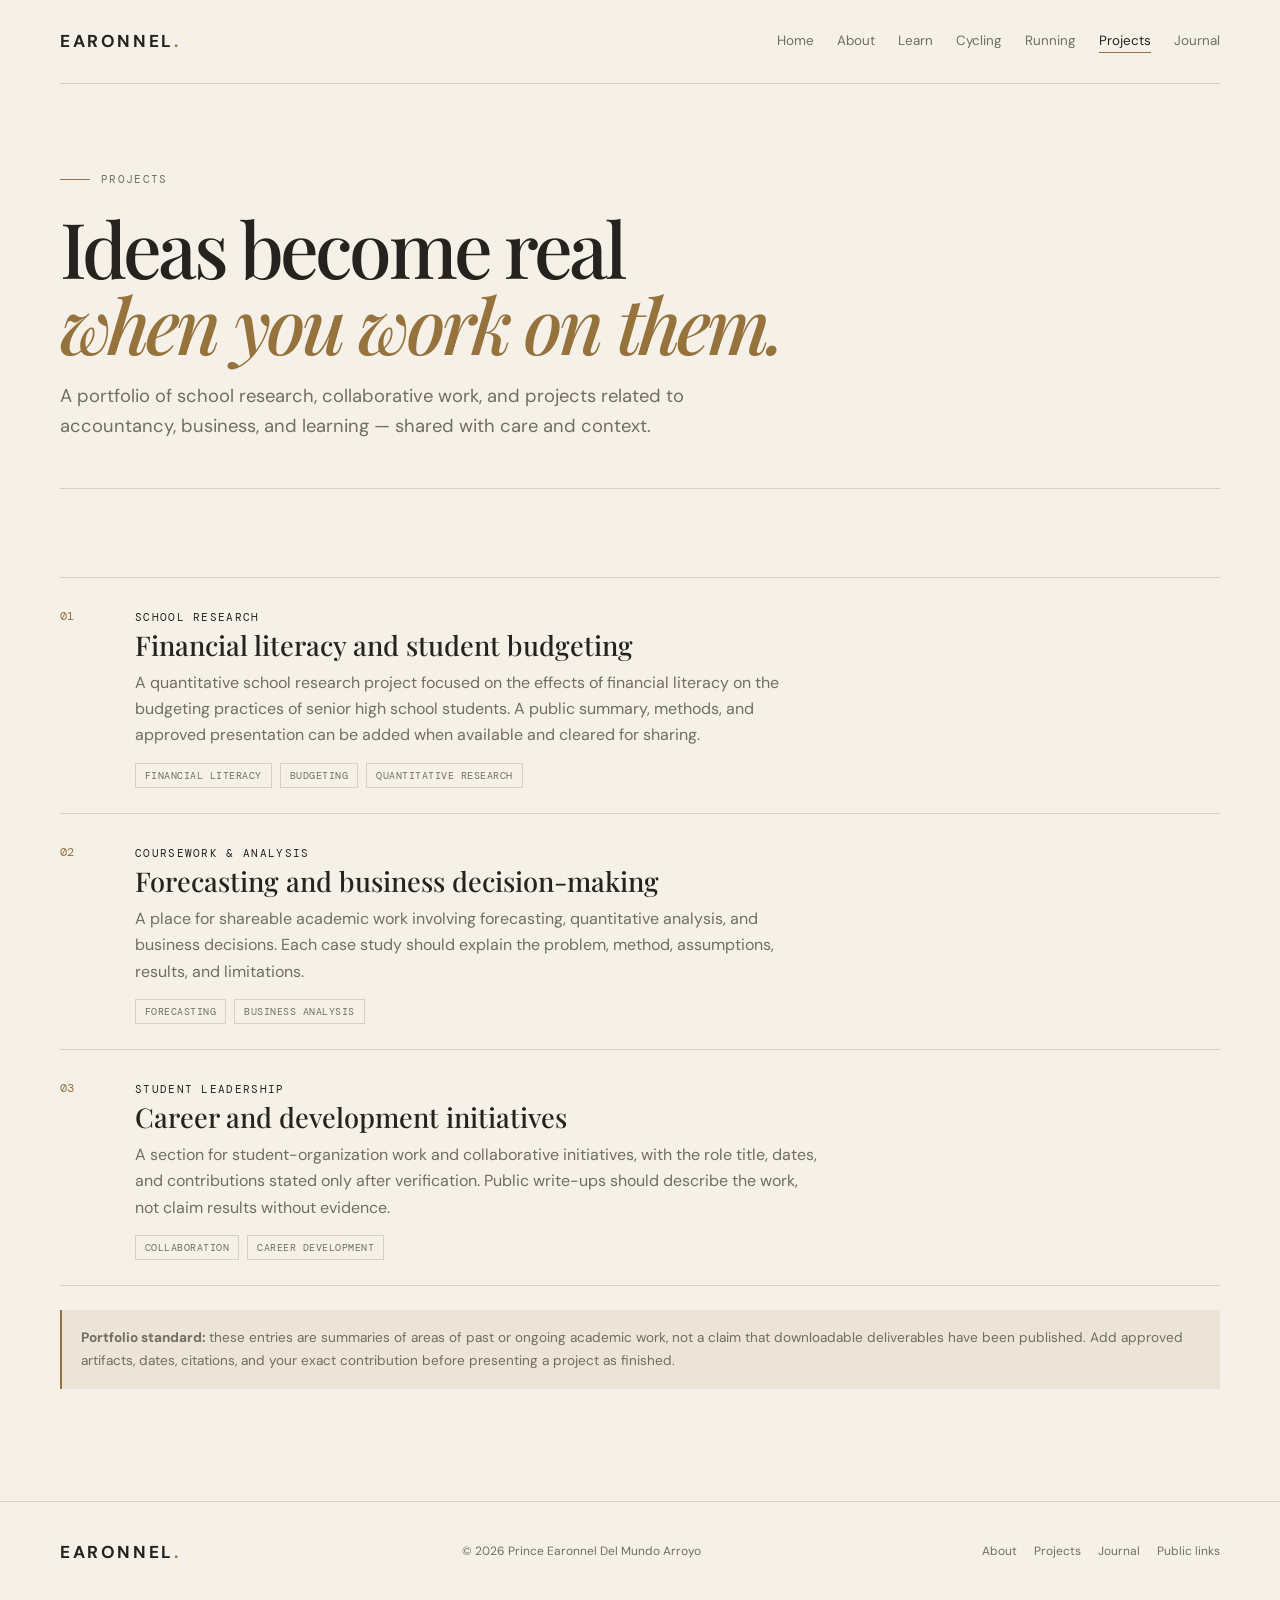
<file: projects.html>
<!doctype html><html lang="en-PH"><head><meta charset="utf-8"><meta name="viewport" content="width=device-width,initial-scale=1"><meta name="description" content="Selected academic research, business analysis, and student project work by Prince Earonnel Del Mundo Arroyo."><meta name="robots" content="index,follow,max-image-preview:large"><meta name="theme-color" content="#f5f1e8"><title>Projects | Prince Earonnel Del Mundo Arroyo</title><meta property="og:type" content="website"><meta property="og:site_name" content="EARONNEL."><meta property="og:title" content="Projects | Prince Earonnel Del Mundo Arroyo"><meta property="og:description" content="Selected academic research, business analysis, and student project work by Prince Earonnel Del Mundo Arroyo."><meta property="og:locale" content="en_PH"><link rel="icon" href="favicon.svg" type="image/svg+xml"><link rel="stylesheet" href="styles.css"><script type="application/ld+json">{"@context":"https://schema.org","@type":"WebSite","name":"EARONNEL.","alternateName":"Prince Earonnel Del Mundo Arroyo","description":"A personal website about accountancy, business, learning, cycling, running, and selected projects."}</script>
<script type="application/ld+json">{"@context":"https://schema.org","@type":"Person","name":"Prince Earonnel Del Mundo Arroyo","alternateName":["Prince Earonnel Arroyo","Prince Earonnel D. Arroyo"],"description":"Accountancy student and emerging business professional interested in business, learning, cycling, running, and academic projects.","affiliation":{"@type":"CollegeOrUniversity","name":"University of Santo Tomas, AMV College of Accountancy"},"knowsAbout":["Accountancy","Business","Financial literacy","Cycling","Running","Student projects"]}</script></head><body><a class="skip-link" href="#main">Skip to content</a><header class="site-header wrap"><a class="wordmark" href="index.html" aria-label="EARONNEL home">EARONNEL<span>.</span></a><button class="menu-toggle" aria-expanded="false" aria-controls="primary-nav">Menu</button><nav class="main-nav" id="primary-nav" aria-label="Main navigation"><a href="index.html">Home</a><a href="about.html">About</a><a href="learn.html">Learn</a><a href="cycling.html">Cycling</a><a href="running.html">Running</a><a href="projects.html" aria-current="page">Projects</a><a href="journal.html">Journal</a></nav></header><main id="main"><section class="page-hero wrap"><p class="eyebrow"><span class="rule"></span> PROJECTS</p><h1>Ideas become real<br><em>when you work on them.</em></h1><p class="lede">A portfolio of school research, collaborative work, and projects related to accountancy, business, and learning — shared with care and context.</p></section><section class="section wrap"><div class="project-list"><article class="project-row"><span class="project-number">01</span><div><span class="meta">SCHOOL RESEARCH</span><h3>Financial literacy and student budgeting</h3><p>A quantitative school research project focused on the effects of financial literacy on the budgeting practices of senior high school students. A public summary, methods, and approved presentation can be added when available and cleared for sharing.</p><div class="tag-list"><span class="tag">Financial literacy</span><span class="tag">Budgeting</span><span class="tag">Quantitative research</span></div></div></article><article class="project-row"><span class="project-number">02</span><div><span class="meta">COURSEWORK &amp; ANALYSIS</span><h3>Forecasting and business decision-making</h3><p>A place for shareable academic work involving forecasting, quantitative analysis, and business decisions. Each case study should explain the problem, method, assumptions, results, and limitations.</p><div class="tag-list"><span class="tag">Forecasting</span><span class="tag">Business analysis</span></div></div></article><article class="project-row"><span class="project-number">03</span><div><span class="meta">STUDENT LEADERSHIP</span><h3>Career and development initiatives</h3><p>A section for student-organization work and collaborative initiatives, with the role title, dates, and contributions stated only after verification. Public write-ups should describe the work, not claim results without evidence.</p><div class="tag-list"><span class="tag">Collaboration</span><span class="tag">Career development</span></div></div></article></div><p class="note-box"><strong>Portfolio standard:</strong> these entries are summaries of areas of past or ongoing academic work, not a claim that downloadable deliverables have been published. Add approved artifacts, dates, citations, and your exact contribution before presenting a project as finished.</p></section></main><footer class="site-footer"><div class="wrap footer-inner"><a class="wordmark" href="index.html">EARONNEL<span>.</span></a><p class="footer-meta">© <span data-year>2026</span> Prince Earonnel Del Mundo Arroyo</p><div class="footer-links"><a href="about.html">About</a><a href="projects.html">Projects</a><a href="journal.html">Journal</a><a href="index.html#contact">Public links</a></div></div></footer><script src="script.js" defer></script></body></html>
</file>
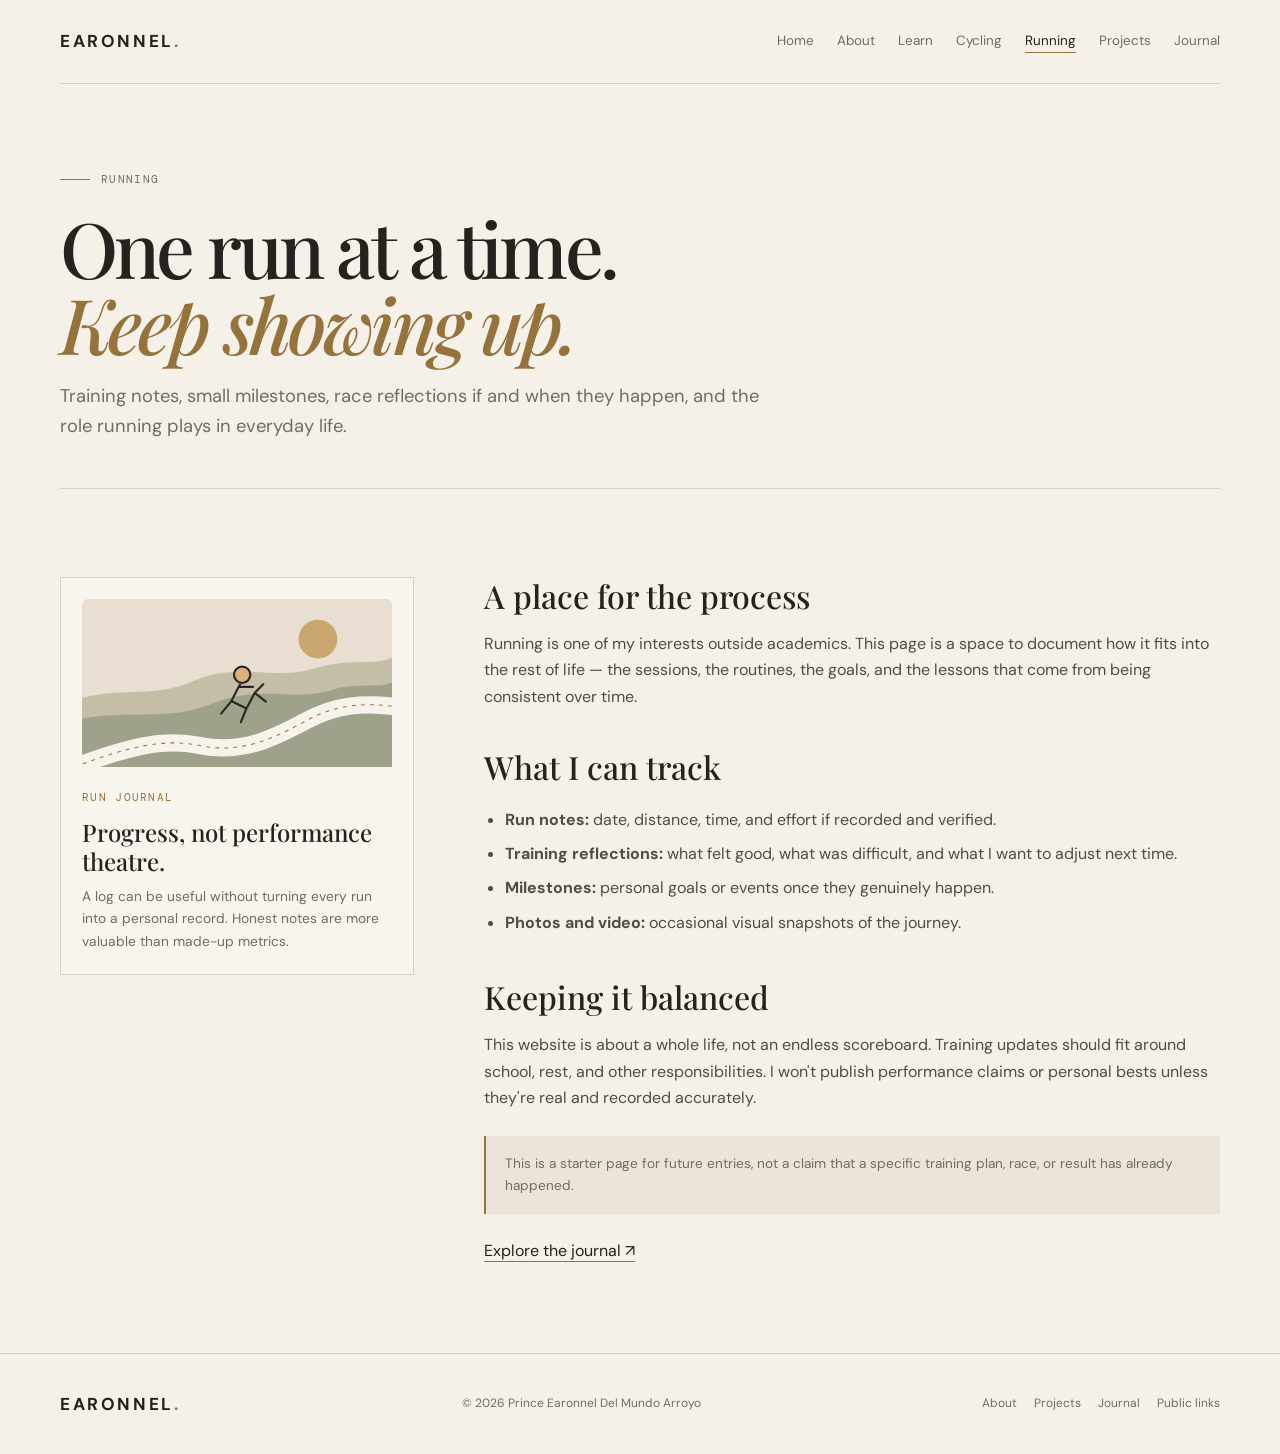
<file: running.html>
<!doctype html><html lang="en-PH"><head><meta charset="utf-8"><meta name="viewport" content="width=device-width,initial-scale=1"><meta name="description" content="Running page by Prince Earonnel Del Mundo Arroyo for training reflections, verified milestones, running photos, videos, and journal entries."><meta name="robots" content="index,follow,max-image-preview:large"><meta name="theme-color" content="#f5f1e8"><title>Running Journal | Prince Earonnel Del Mundo Arroyo</title><meta property="og:type" content="website"><meta property="og:site_name" content="EARONNEL."><meta property="og:title" content="Running Journal | Prince Earonnel Del Mundo Arroyo"><meta property="og:description" content="Running page by Prince Earonnel Del Mundo Arroyo for training reflections, verified milestones, running photos, videos, and journal entries."><meta property="og:locale" content="en_PH"><link rel="icon" href="favicon.svg" type="image/svg+xml"><link rel="stylesheet" href="styles.css"><script type="application/ld+json">{"@context":"https://schema.org","@type":"WebSite","name":"EARONNEL.","alternateName":"Prince Earonnel Del Mundo Arroyo","description":"A personal website about accountancy, business, learning, cycling, running, and selected projects."}</script>
<script type="application/ld+json">{"@context":"https://schema.org","@type":"Person","name":"Prince Earonnel Del Mundo Arroyo","alternateName":["Prince Earonnel Arroyo","Prince Earonnel D. Arroyo"],"description":"Accountancy student and emerging business professional interested in business, learning, cycling, running, and academic projects.","affiliation":{"@type":"CollegeOrUniversity","name":"University of Santo Tomas, AMV College of Accountancy"},"knowsAbout":["Accountancy","Business","Financial literacy","Cycling","Running","Student projects"]}</script></head><body><a class="skip-link" href="#main">Skip to content</a><header class="site-header wrap"><a class="wordmark" href="index.html" aria-label="EARONNEL home">EARONNEL<span>.</span></a><button class="menu-toggle" aria-expanded="false" aria-controls="primary-nav">Menu</button><nav class="main-nav" id="primary-nav" aria-label="Main navigation"><a href="index.html">Home</a><a href="about.html">About</a><a href="learn.html">Learn</a><a href="cycling.html">Cycling</a><a href="running.html" aria-current="page">Running</a><a href="projects.html">Projects</a><a href="journal.html">Journal</a></nav></header><main id="main"><section class="page-hero wrap"><p class="eyebrow"><span class="rule"></span> RUNNING</p><h1>One run at a time.<br><em>Keep showing up.</em></h1><p class="lede">Training notes, small milestones, race reflections if and when they happen, and the role running plays in everyday life.</p></section><section class="section wrap content-layout"><aside class="side-note"><img src="assets/run-landscape.svg" alt="Illustration of a winding running path across rolling hills" style="width:100%;margin-bottom:16px"><span class="meta">RUN JOURNAL</span><h3>Progress, not performance theatre.</h3><p>A log can be useful without turning every run into a personal record. Honest notes are more valuable than made-up metrics.</p></aside><div class="prose"><h2>A place for the process</h2><p>Running is one of my interests outside academics. This page is a space to document how it fits into the rest of life — the sessions, the routines, the goals, and the lessons that come from being consistent over time.</p><h2>What I can track</h2><ul><li><strong>Run notes:</strong> date, distance, time, and effort if recorded and verified.</li><li><strong>Training reflections:</strong> what felt good, what was difficult, and what I want to adjust next time.</li><li><strong>Milestones:</strong> personal goals or events once they genuinely happen.</li><li><strong>Photos and video:</strong> occasional visual snapshots of the journey.</li></ul><h2>Keeping it balanced</h2><p>This website is about a whole life, not an endless scoreboard. Training updates should fit around school, rest, and other responsibilities. I won't publish performance claims or personal bests unless they're real and recorded accurately.</p><div class="note-box">This is a starter page for future entries, not a claim that a specific training plan, race, or result has already happened.</div><a class="simple-link" href="journal.html">Explore the journal ↗</a></div></section></main><footer class="site-footer"><div class="wrap footer-inner"><a class="wordmark" href="index.html">EARONNEL<span>.</span></a><p class="footer-meta">© <span data-year>2026</span> Prince Earonnel Del Mundo Arroyo</p><div class="footer-links"><a href="about.html">About</a><a href="projects.html">Projects</a><a href="journal.html">Journal</a><a href="index.html#contact">Public links</a></div></div></footer><script src="script.js" defer></script></body></html>
</file>
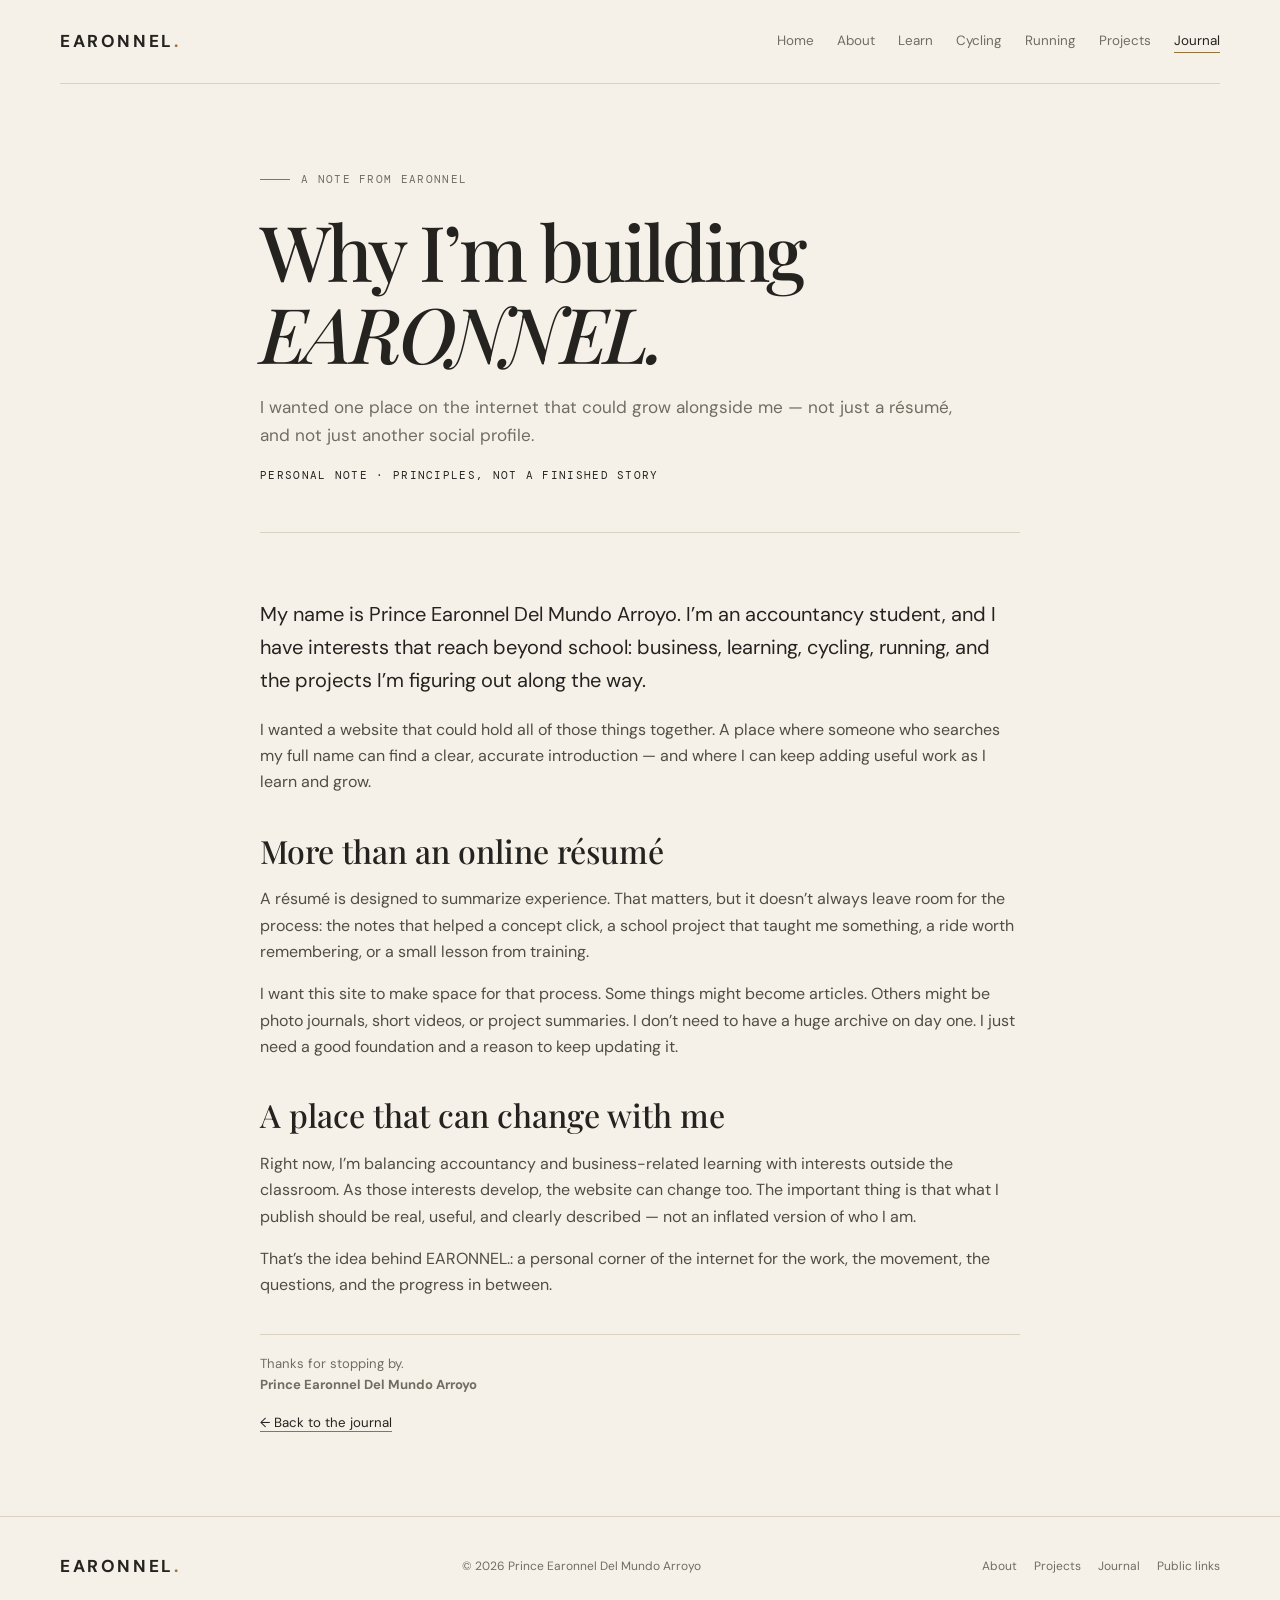
<file: journal/why-im-building-earonnel.html>
<!doctype html><html lang="en-PH"><head><meta charset="utf-8"><meta name="viewport" content="width=device-width,initial-scale=1"><meta name="description" content="A personal note by Prince Earonnel Del Mundo Arroyo on building a website for learning, projects, cycling, running, and reflections."><meta name="robots" content="index,follow,max-image-preview:large"><meta name="theme-color" content="#f5f1e8"><title>Why I’m building EARONNEL. | Prince Earonnel Del Mundo Arroyo</title><meta property="og:type" content="website"><meta property="og:site_name" content="EARONNEL."><meta property="og:title" content="Why I’m building EARONNEL. | Prince Earonnel Del Mundo Arroyo"><meta property="og:description" content="A personal note by Prince Earonnel Del Mundo Arroyo on building a website for learning, projects, cycling, running, and reflections."><meta property="og:locale" content="en_PH"><link rel="icon" href="../favicon.svg" type="image/svg+xml"><link rel="stylesheet" href="../styles.css"><script type="application/ld+json">{"@context":"https://schema.org","@type":"WebSite","name":"EARONNEL.","alternateName":"Prince Earonnel Del Mundo Arroyo","description":"A personal website about accountancy, business, learning, cycling, running, and selected projects."}</script>
<script type="application/ld+json">{"@context":"https://schema.org","@type":"Article","headline":"Why I’m building EARONNEL.","description":"A personal note by Prince Earonnel Del Mundo Arroyo on building a website to collect learning, projects, cycling, running, and reflections.","author":{"@type":"Person","name":"Prince Earonnel Del Mundo Arroyo"},"publisher":{"@type":"Organization","name":"EARONNEL."}}</script></head><body><a class="skip-link" href="#main">Skip to content</a><header class="site-header wrap"><a class="wordmark" href="../index.html" aria-label="EARONNEL home">EARONNEL<span>.</span></a><button class="menu-toggle" aria-expanded="false" aria-controls="primary-nav">Menu</button><nav class="main-nav" id="primary-nav" aria-label="Main navigation"><a href="../index.html">Home</a><a href="../about.html">About</a><a href="../learn.html">Learn</a><a href="../cycling.html">Cycling</a><a href="../running.html">Running</a><a href="../projects.html">Projects</a><a href="../journal.html" aria-current="page">Journal</a></nav></header><main id="main"><article class="article"><header class="article-header"><p class="eyebrow"><span class="rule"></span> A NOTE FROM EARONNEL</p><h1>Why I’m building <em>EARONNEL.</em></h1><p class="lede">I wanted one place on the internet that could grow alongside me — not just a résumé, and not just another social profile.</p><p class="meta">PERSONAL NOTE · PRINCIPLES, NOT A FINISHED STORY</p></header><div class="article-body"><p class="article-intro">My name is Prince Earonnel Del Mundo Arroyo. I’m an accountancy student, and I have interests that reach beyond school: business, learning, cycling, running, and the projects I’m figuring out along the way.</p><p>I wanted a website that could hold all of those things together. A place where someone who searches my full name can find a clear, accurate introduction — and where I can keep adding useful work as I learn and grow.</p><h2>More than an online résumé</h2><p>A résumé is designed to summarize experience. That matters, but it doesn’t always leave room for the process: the notes that helped a concept click, a school project that taught me something, a ride worth remembering, or a small lesson from training.</p><p>I want this site to make space for that process. Some things might become articles. Others might be photo journals, short videos, or project summaries. I don’t need to have a huge archive on day one. I just need a good foundation and a reason to keep updating it.</p><h2>A place that can change with me</h2><p>Right now, I’m balancing accountancy and business-related learning with interests outside the classroom. As those interests develop, the website can change too. The important thing is that what I publish should be real, useful, and clearly described — not an inflated version of who I am.</p><p>That’s the idea behind EARONNEL.: a personal corner of the internet for the work, the movement, the questions, and the progress in between.</p><p class="signature">Thanks for stopping by.<br><strong>Prince Earonnel Del Mundo Arroyo</strong></p><a class="back-journal" href="../journal.html">← Back to the journal</a></div></article></main><footer class="site-footer"><div class="wrap footer-inner"><a class="wordmark" href="../index.html">EARONNEL<span>.</span></a><p class="footer-meta">© <span data-year>2026</span> Prince Earonnel Del Mundo Arroyo</p><div class="footer-links"><a href="../about.html">About</a><a href="../projects.html">Projects</a><a href="../journal.html">Journal</a><a href="../index.html#contact">Public links</a></div></div></footer><script src="../script.js" defer></script></body></html>
</file>
<file: styles.css>
@import url('https://fonts.googleapis.com/css2?family=DM+Mono:wght@400;500&family=DM+Sans:wght@400;500;600;700&family=Playfair+Display:ital,wght@0,500;0,600;1,500;1,600&display=swap');
:root{--paper:#f5f1e8;--paper2:#ebe4d7;--card:#fbf9f4;--ink:#24231f;--muted:#716d63;--gold:#96733d;--line:#d9d0c0;--sage:#a6aa94;--serif:'Playfair Display',Georgia,serif;--sans:'DM Sans',Arial,sans-serif;--mono:'DM Mono',monospace}
*{box-sizing:border-box}html{scroll-behavior:smooth;scroll-padding-top:92px}body{margin:0;background:var(--paper);color:var(--ink);font-family:var(--sans);font-size:16px;line-height:1.65}a{color:inherit}img{display:block;max-width:100%}.wrap{width:min(1160px,calc(100% - 48px));margin-inline:auto}.skip-link{position:absolute;left:-9999px;top:0;padding:10px;background:var(--ink);color:white;z-index:99}.skip-link:focus{left:12px}.site-header{min-height:84px;display:flex;align-items:center;justify-content:space-between;gap:28px;border-bottom:1px solid var(--line)}.wordmark{text-decoration:none;font-size:1.08rem;font-weight:700;letter-spacing:.15em;white-space:nowrap}.wordmark span{color:var(--gold)}.main-nav{display:flex;align-items:center;gap:23px}.main-nav a{text-decoration:none;color:var(--muted);font-size:.84rem;transition:color .2s}.main-nav a:hover,.main-nav a[aria-current="page"]{color:var(--ink)}.main-nav a[aria-current="page"]{text-decoration:underline;text-decoration-color:var(--gold);text-underline-offset:7px}.menu-toggle{display:none;border:1px solid var(--line);background:transparent;color:var(--ink);padding:9px 12px;font:inherit;font-size:.8rem}.eyebrow,.mono,.meta,.work-type,.index,.eyebrow-link{font-family:var(--mono);font-size:.68rem;letter-spacing:.12em;text-transform:uppercase}.eyebrow{color:var(--muted);display:flex;gap:11px;align-items:center}.rule{width:30px;height:1px;background:var(--gold);display:inline-block}.hero{padding:80px 0 34px;display:grid;grid-template-columns:minmax(0,1.1fr) minmax(320px,.9fr);gap:64px;align-items:center}.hero h1,.page-hero h1{font-family:var(--serif);font-weight:500;letter-spacing:-.05em;font-size:clamp(3.6rem,7vw,6.8rem);line-height:.99;margin:23px 0 25px}.hero h1 em,.page-hero h1 em,h2 em{font-weight:500;color:var(--gold)}.hero-lede{font-size:1.24rem;line-height:1.5;max-width:565px;margin:0 0 12px}.full-name{font-size:.88rem;letter-spacing:.015em;color:var(--muted);margin:0 0 15px}.hero-copy p:not(.eyebrow):not(.hero-lede):not(.full-name){max-width:560px;color:var(--muted)}.actions{display:flex;gap:19px;align-items:center;flex-wrap:wrap;margin-top:28px}.button{display:inline-flex;align-items:center;justify-content:center;gap:16px;text-decoration:none;padding:13px 17px;font-size:.85rem;transition:transform .2s,background .2s}.button:hover{transform:translateY(-2px)}.button-dark{background:var(--ink);color:var(--card)}.button-dark:hover{background:#454035}.button-line{border:1px solid var(--line)}.text-link{font-size:.84rem;color:var(--muted);text-decoration:underline;text-underline-offset:5px}.hero-art{background:var(--paper2);padding:14px;position:relative}.hero-art img{width:100%;aspect-ratio:1.38/1;object-fit:cover}.art-caption{display:flex;justify-content:space-between;gap:12px;padding:14px 7px 4px;font-size:.76rem;color:var(--muted)}.art-caption span:last-child{font-family:var(--mono);font-size:.64rem;letter-spacing:.08em}.art-stamp{position:absolute;right:-20px;top:29px;width:94px;height:94px;border-radius:50%;background:var(--gold);color:#fff9ef;display:grid;place-items:center;text-align:center;font: .64rem/1.4 var(--mono);letter-spacing:.08em;transform:rotate(9deg);padding:10px}.hero-bottom{grid-column:1/-1;display:flex;justify-content:space-between;gap:20px;border-top:1px solid var(--line);padding-top:17px;margin-top:34px;color:var(--muted);font: .64rem var(--mono);letter-spacing:.1em}.section{padding-top:88px;padding-bottom:88px}.section-top{display:flex;align-items:end;justify-content:space-between;gap:25px;margin-bottom:31px}.section-top h2,.section-heading h2{font-family:var(--serif);font-size:clamp(2.35rem,4.5vw,4.35rem);line-height:1.05;letter-spacing:-.04em;font-weight:500;margin:14px 0 0}.section-top .subtext{max-width:390px;color:var(--muted);font-size:.92rem;margin:0}.topic-grid{display:grid;grid-template-columns:repeat(4,1fr);gap:15px}.topic-card{position:relative;min-height:295px;display:flex;flex-direction:column;overflow:hidden;text-decoration:none;border:1px solid var(--line);background:var(--card);transition:transform .2s,box-shadow .2s}.topic-card:hover{transform:translateY(-4px);box-shadow:0 9px 22px #2e291b0d}.topic-visual{height:137px;overflow:hidden;background:var(--paper2)}.topic-visual img{width:100%;height:100%;object-fit:cover;transition:transform .35s}.topic-card:hover .topic-visual img{transform:scale(1.035)}.topic-content{padding:18px;display:flex;flex-direction:column;flex:1}.topic-content .meta{color:var(--gold);font-size:.62rem;margin-bottom:7px}.topic-content h3{font-family:var(--serif);font-size:1.45rem;font-weight:500;line-height:1.2;margin:0 0 8px}.topic-content p{font-size:.83rem;color:var(--muted);margin:0 0 18px}.card-arrow{margin-top:auto;display:flex;justify-content:space-between;font: .7rem var(--mono);letter-spacing:.07em;color:var(--muted)}.about-band{background:var(--paper2);border-block:1px solid var(--line)}.about-grid{display:grid;grid-template-columns:.72fr 1.28fr;gap:80px;align-items:start}.section-heading .eyebrow{margin-bottom:17px}.about-copy{max-width:720px}.about-copy .intro{font-size:1.25rem;line-height:1.62;margin:0 0 18px}.about-copy p:not(.intro){color:#555147}.simple-link{color:var(--ink);text-decoration-color:var(--gold);text-underline-offset:5px}.feature-strip{display:grid;grid-template-columns:repeat(3,1fr);gap:16px;margin-top:31px}.feature{padding:20px;border-top:1px solid var(--gold);background:#f5f0e5}.feature .index{color:var(--gold)}.feature h3{font-family:var(--serif);font-size:1.38rem;font-weight:500;margin:10px 0 4px}.feature p{color:var(--muted);font-size:.82rem;margin:0}.journal-grid{display:grid;grid-template-columns:1.2fr 1fr 1fr;gap:16px}.journal-card{border:1px solid var(--line);background:var(--card);display:flex;flex-direction:column;min-height:300px}.journal-thumb{height:140px;position:relative;overflow:hidden;background:var(--paper2)}.journal-thumb img{height:100%;width:100%;object-fit:cover}.format-pill{position:absolute;left:12px;top:12px;padding:5px 8px;background:var(--card);font: .6rem var(--mono);letter-spacing:.09em;text-transform:uppercase}.journal-card-body{padding:19px;display:flex;flex:1;flex-direction:column}.journal-card-body .meta{color:var(--gold);font-size:.62rem}.journal-card h3{font-family:var(--serif);font-size:1.42rem;font-weight:500;line-height:1.2;margin:9px 0}.journal-card p{color:var(--muted);font-size:.84rem;margin:0 0 18px}.journal-card .simple-link{margin-top:auto;font-size:.82rem}.cta-band{background:var(--ink);color:var(--paper);padding:63px 0}.cta-inner{display:flex;justify-content:space-between;align-items:center;gap:40px}.cta-inner h2{font:500 clamp(2.1rem,4vw,3.4rem)/1.1 var(--serif);margin:13px 0}.cta-inner p{color:#c8c0b2;max-width:550px;margin:0}.cta-inner .button{background:var(--paper);color:var(--ink);white-space:nowrap}.site-footer{border-top:1px solid var(--line)}.footer-inner{min-height:100px;display:flex;align-items:center;justify-content:space-between;gap:18px}.footer-meta,.footer-links{color:var(--muted);font-size:.75rem}.footer-links{display:flex;gap:17px;flex-wrap:wrap}.footer-links a{text-decoration:none}.footer-links a:hover{text-decoration:underline;text-decoration-color:var(--gold);text-underline-offset:4px}
/* Inner-page components */.page-hero{padding:76px 0 46px;border-bottom:1px solid var(--line)}.page-hero h1{max-width:900px;font-size:clamp(3.2rem,6vw,5.9rem);margin:20px 0}.page-hero .lede{font-size:1.15rem;color:var(--muted);max-width:720px;margin:0}.page-hero .full-name{margin-top:16px}.content-layout{display:grid;grid-template-columns:.65fr 1.35fr;gap:70px}.side-note{padding:21px;border:1px solid var(--line);background:rgba(255,255,255,.25);height:max-content}.side-note .meta{color:var(--gold)}.side-note h3{font:500 1.5rem/1.2 var(--serif);margin:9px 0}.side-note p{color:var(--muted);font-size:.86rem;margin:0}.prose{max-width:760px}.prose h2{font:500 2rem/1.2 var(--serif);margin:38px 0 13px}.prose h2:first-child{margin-top:0}.prose h3{font:500 1.35rem/1.25 var(--serif)}.prose p,.prose li{color:#514d44}.prose ul{padding-left:21px}.prose li{padding:4px 0}.divider{height:1px;background:var(--line);margin:28px 0}.content-cards{display:grid;grid-template-columns:repeat(2,1fr);gap:16px;margin-top:25px}.content-card{border:1px solid var(--line);background:var(--card);padding:22px}.content-card .meta{color:var(--gold)}.content-card h3{font:500 1.55rem/1.2 var(--serif);margin:11px 0 8px}.content-card p{font-size:.88rem;color:var(--muted);margin:0 0 15px}.content-card .simple-link{font-size:.82rem}.note-box{background:var(--paper2);border-left:2px solid var(--gold);padding:17px 19px;color:var(--muted);font-size:.85rem;margin:24px 0}.image-feature{margin:0 0 26px;background:var(--paper2);padding:10px}.image-feature img{width:100%;max-height:380px;object-fit:cover}.image-feature figcaption{font-size:.75rem;color:var(--muted);padding:10px 5px 3px}.project-list{border-top:1px solid var(--line)}.project-row{display:grid;grid-template-columns:55px 1fr;gap:20px;padding:25px 0;border-bottom:1px solid var(--line)}.project-number{font: .74rem var(--mono);color:var(--gold);padding-top:5px}.project-row h3{font:500 1.7rem/1.2 var(--serif);margin:0 0 8px}.project-row p{margin:0;color:var(--muted);max-width:690px}.tag-list{display:flex;gap:8px;flex-wrap:wrap;margin-top:14px}.tag{border:1px solid var(--line);padding:5px 9px;color:var(--muted);font: .62rem var(--mono);letter-spacing:.05em;text-transform:uppercase}.filter-row{display:flex;gap:8px;flex-wrap:wrap;margin-bottom:28px}.filter-btn{border:1px solid var(--line);background:transparent;padding:9px 13px;font: .75rem var(--mono);color:var(--muted);cursor:pointer}.filter-btn[aria-pressed="true"]{background:var(--ink);border-color:var(--ink);color:var(--paper)}.journal-index-grid{display:grid;grid-template-columns:repeat(3,1fr);gap:16px}.journal-index-card{border:1px solid var(--line);background:var(--card);display:flex;flex-direction:column}.journal-index-card[hidden]{display:none}.journal-index-card .journal-thumb{height:160px}.journal-index-card .journal-card-body{min-height:205px}.article{max-width:760px;margin-inline:auto}.article .article-intro{font-size:1.25rem;color:var(--ink)}.article-header{padding:76px 0 36px;border-bottom:1px solid var(--line)}.article-header h1{font:500 clamp(2.8rem,6vw,5rem)/1.07 var(--serif);letter-spacing:-.04em;max-width:880px;margin:20px 0}.article-header .lede{max-width:720px;color:var(--muted);font-size:1.07rem}.article-body{padding:45px 0 80px}.article-body h2{font:500 2rem/1.2 var(--serif);margin:36px 0 12px}.article-body p{color:#514d44}.article-body .signature{border-top:1px solid var(--line);padding-top:18px;color:var(--muted);font-size:.82rem;margin-top:35px}.back-journal{font-size:.83rem;text-decoration-color:var(--gold);text-underline-offset:4px}
@media(max-width:900px){.main-nav{gap:14px}.main-nav a{font-size:.78rem}.hero{gap:36px}.topic-grid{grid-template-columns:repeat(2,1fr)}.about-grid,.content-layout{gap:38px}.journal-index-grid{grid-template-columns:repeat(2,1fr)}}
@media(max-width:680px){.wrap{width:min(100% - 32px,600px)}.site-header{min-height:76px;position:relative}.menu-toggle{display:block;margin-left:auto}.main-nav{display:none;position:absolute;top:75px;left:0;right:0;z-index:20;background:var(--paper);padding:18px;border:1px solid var(--line);align-items:flex-start;flex-direction:column;gap:16px}.main-nav.is-open{display:flex}.main-nav a{font-size:.95rem}.hero{padding-top:54px;grid-template-columns:1fr;gap:32px}.hero h1{font-size:clamp(3.4rem,14vw,5.5rem)}.hero-art{max-width:540px}.art-stamp{right:-5px}.hero-bottom{margin-top:16px;flex-direction:column}.section{padding-top:64px;padding-bottom:64px}.section-top{display:block}.section-top .subtext{margin-top:17px}.topic-grid{grid-template-columns:1fr 1fr;gap:10px}.topic-card{min-height:275px}.topic-visual{height:112px}.topic-content{padding:14px}.topic-content h3{font-size:1.27rem}.topic-content p{font-size:.78rem}.about-grid,.content-layout{grid-template-columns:1fr;gap:22px}.feature-strip{grid-template-columns:1fr}.journal-grid,.journal-index-grid{grid-template-columns:1fr}.journal-card{min-height:unset}.journal-thumb{height:175px}.cta-inner{display:block}.cta-inner .button{margin-top:22px}.footer-inner{padding:20px 0;align-items:flex-start;flex-direction:column;gap:9px}.footer-meta{margin:0}.page-hero{padding-top:57px}.page-hero h1{font-size:clamp(3rem,12vw,4.6rem)}.content-cards{grid-template-columns:1fr}.project-row{grid-template-columns:32px 1fr;gap:12px}.article-header{padding-top:56px}.article-body{padding-top:30px}}
@media(max-width:390px){.topic-grid{grid-template-columns:1fr}.topic-card{min-height:260px}.topic-visual{height:145px}.actions{gap:15px}}
@media(prefers-reduced-motion:reduce){html{scroll-behavior:auto}*,*::before,*::after{transition:none!important;animation:none!important}}
</file>
